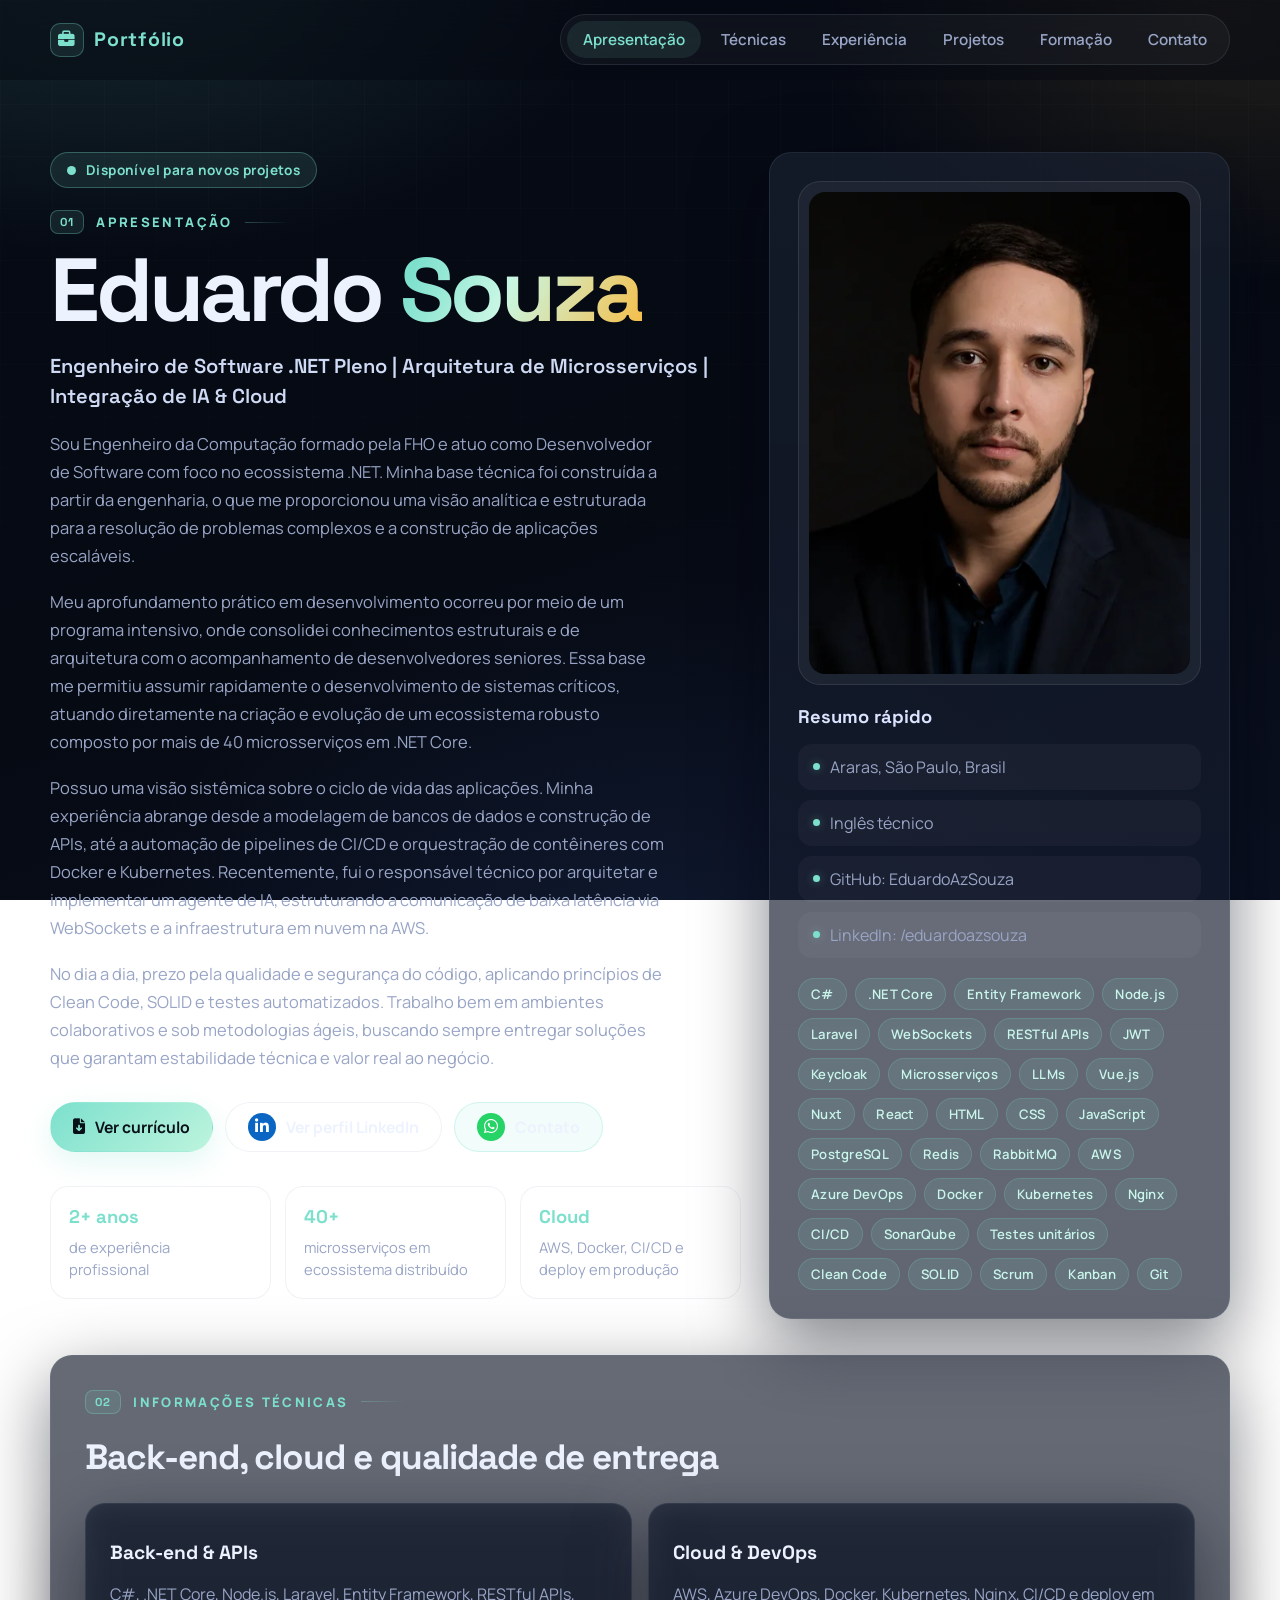
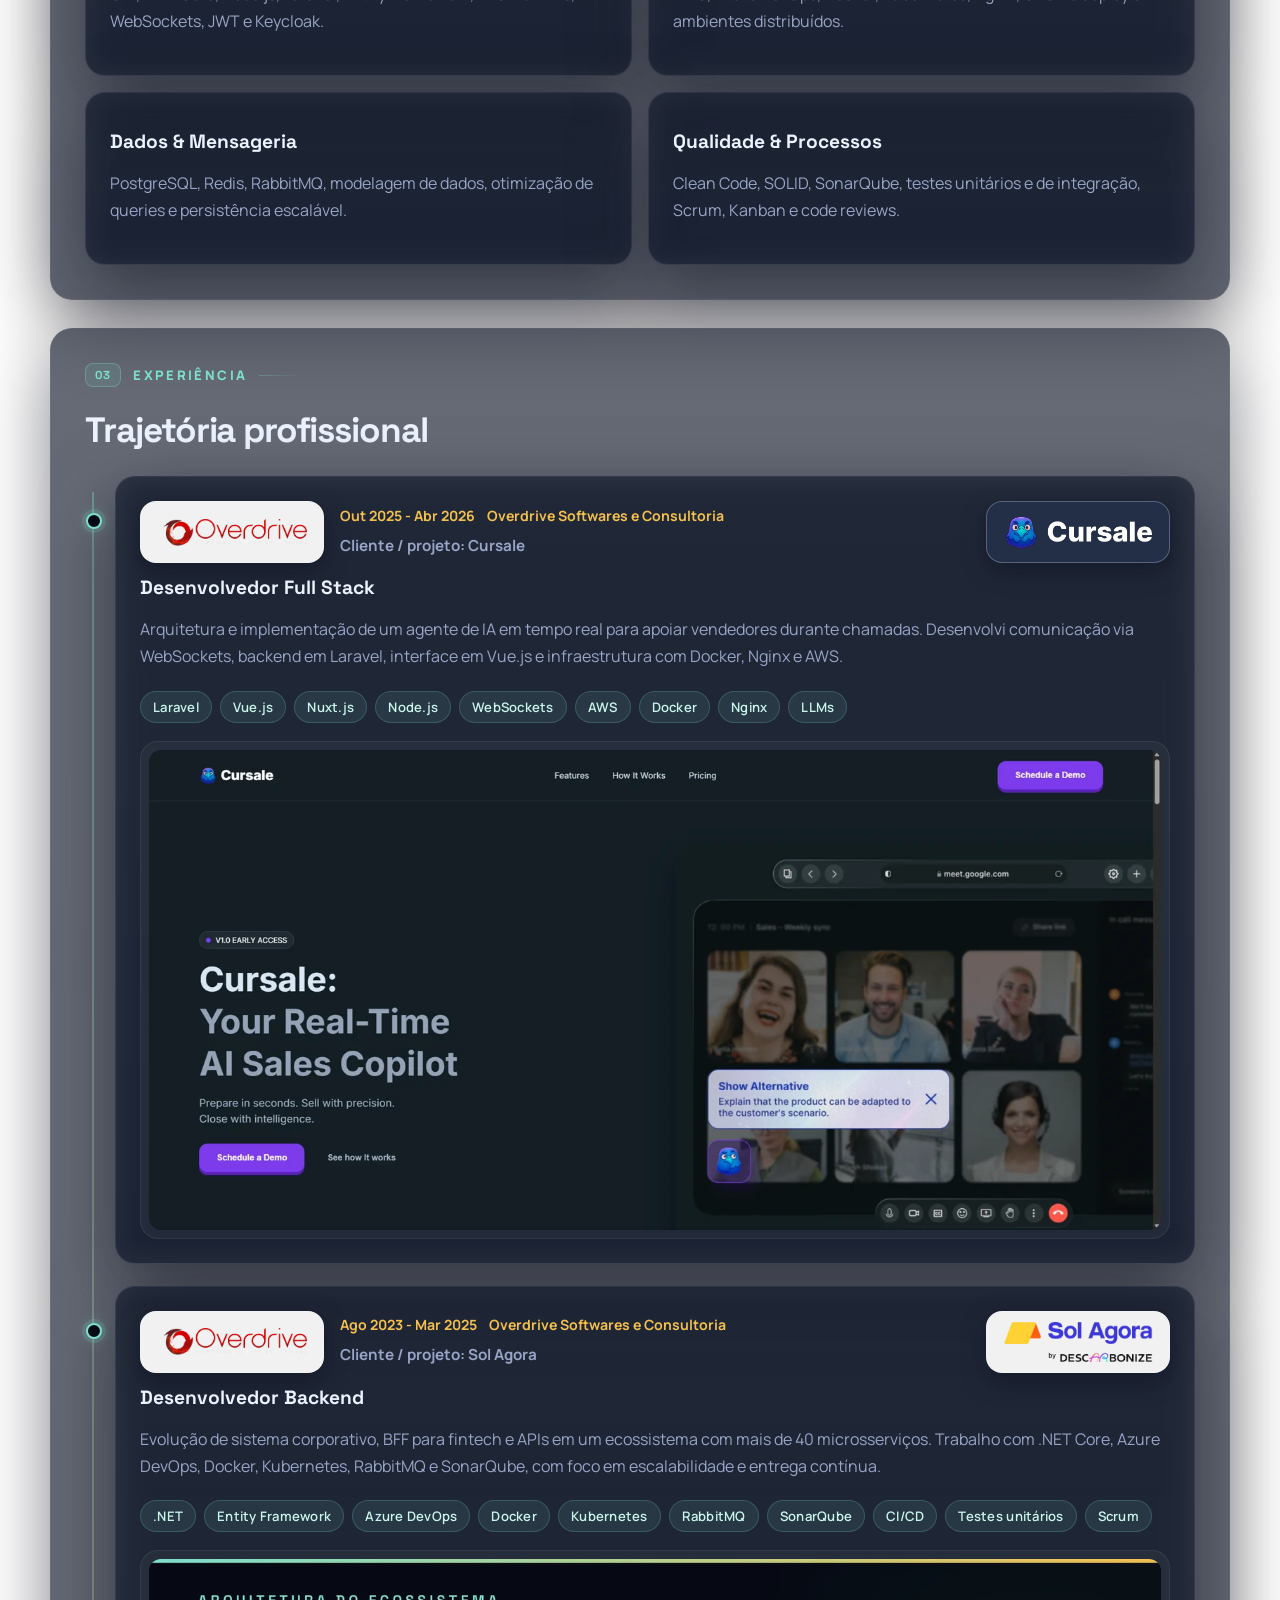
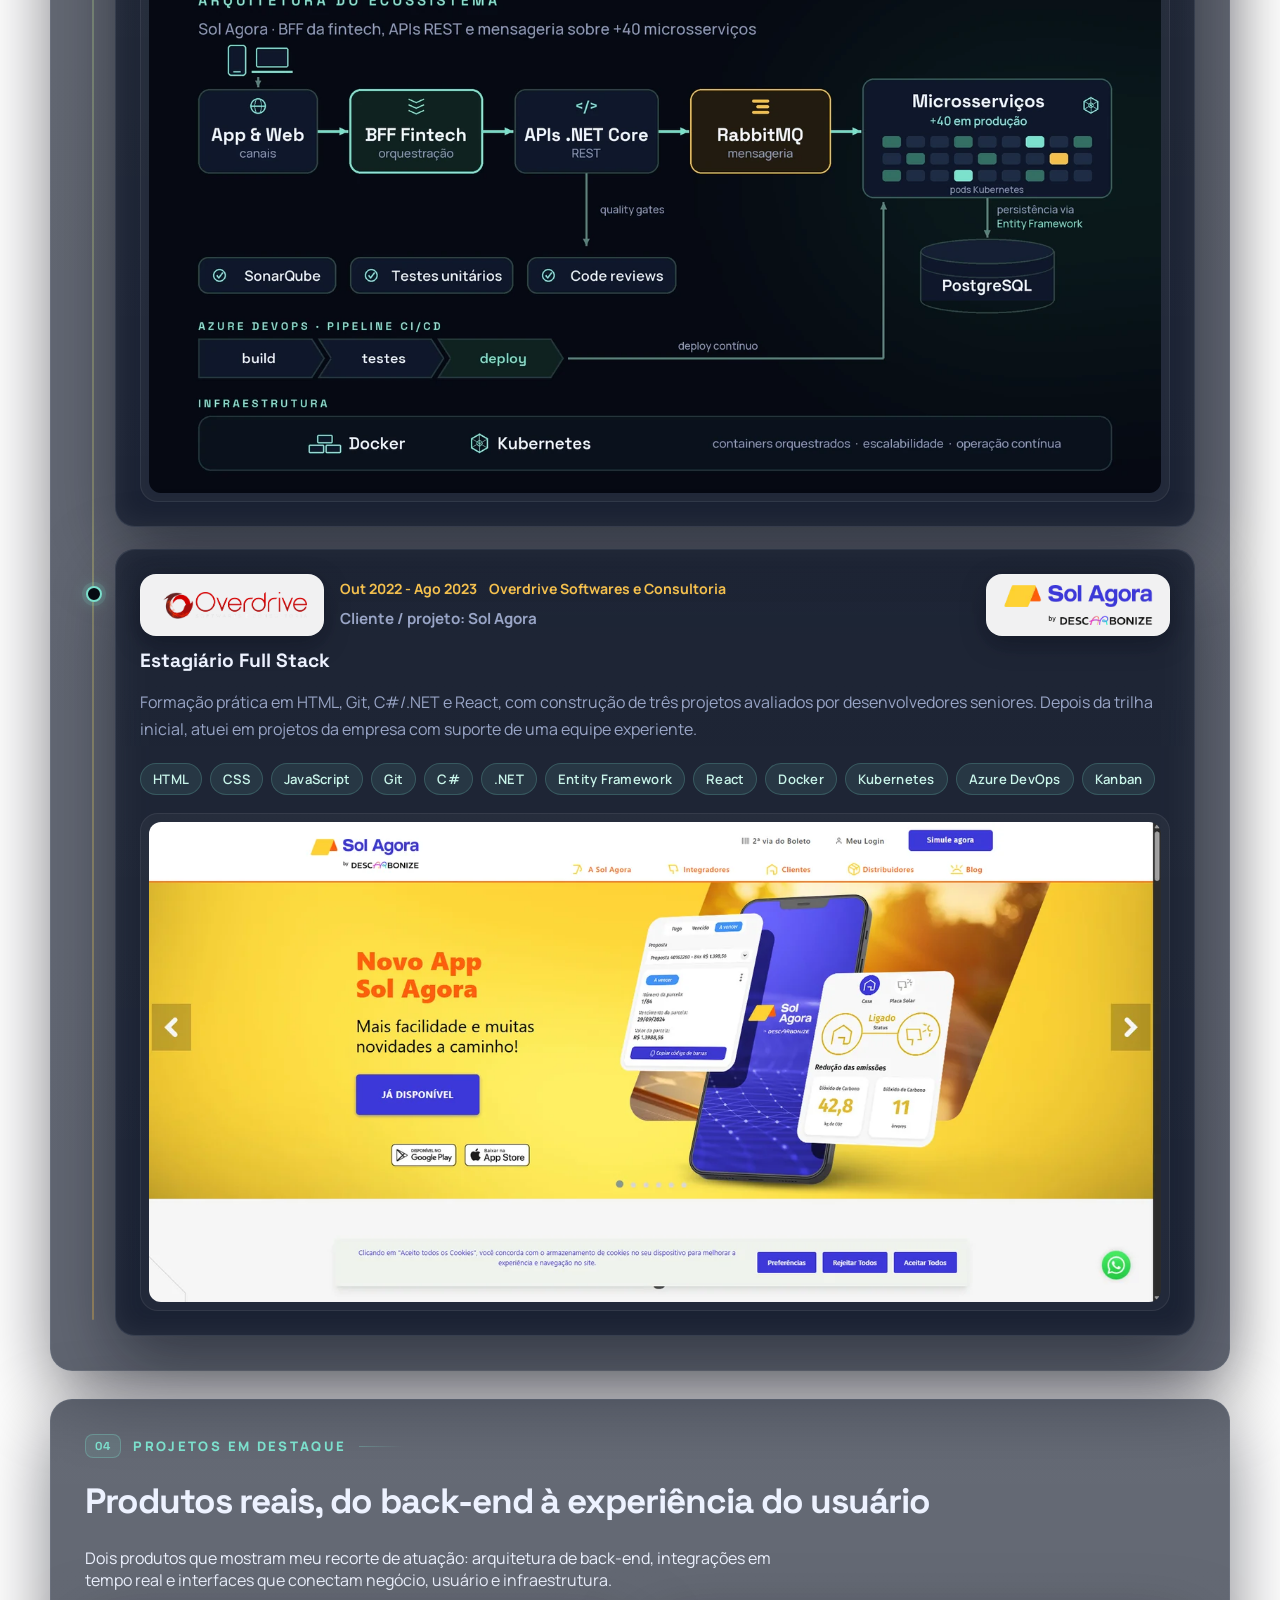
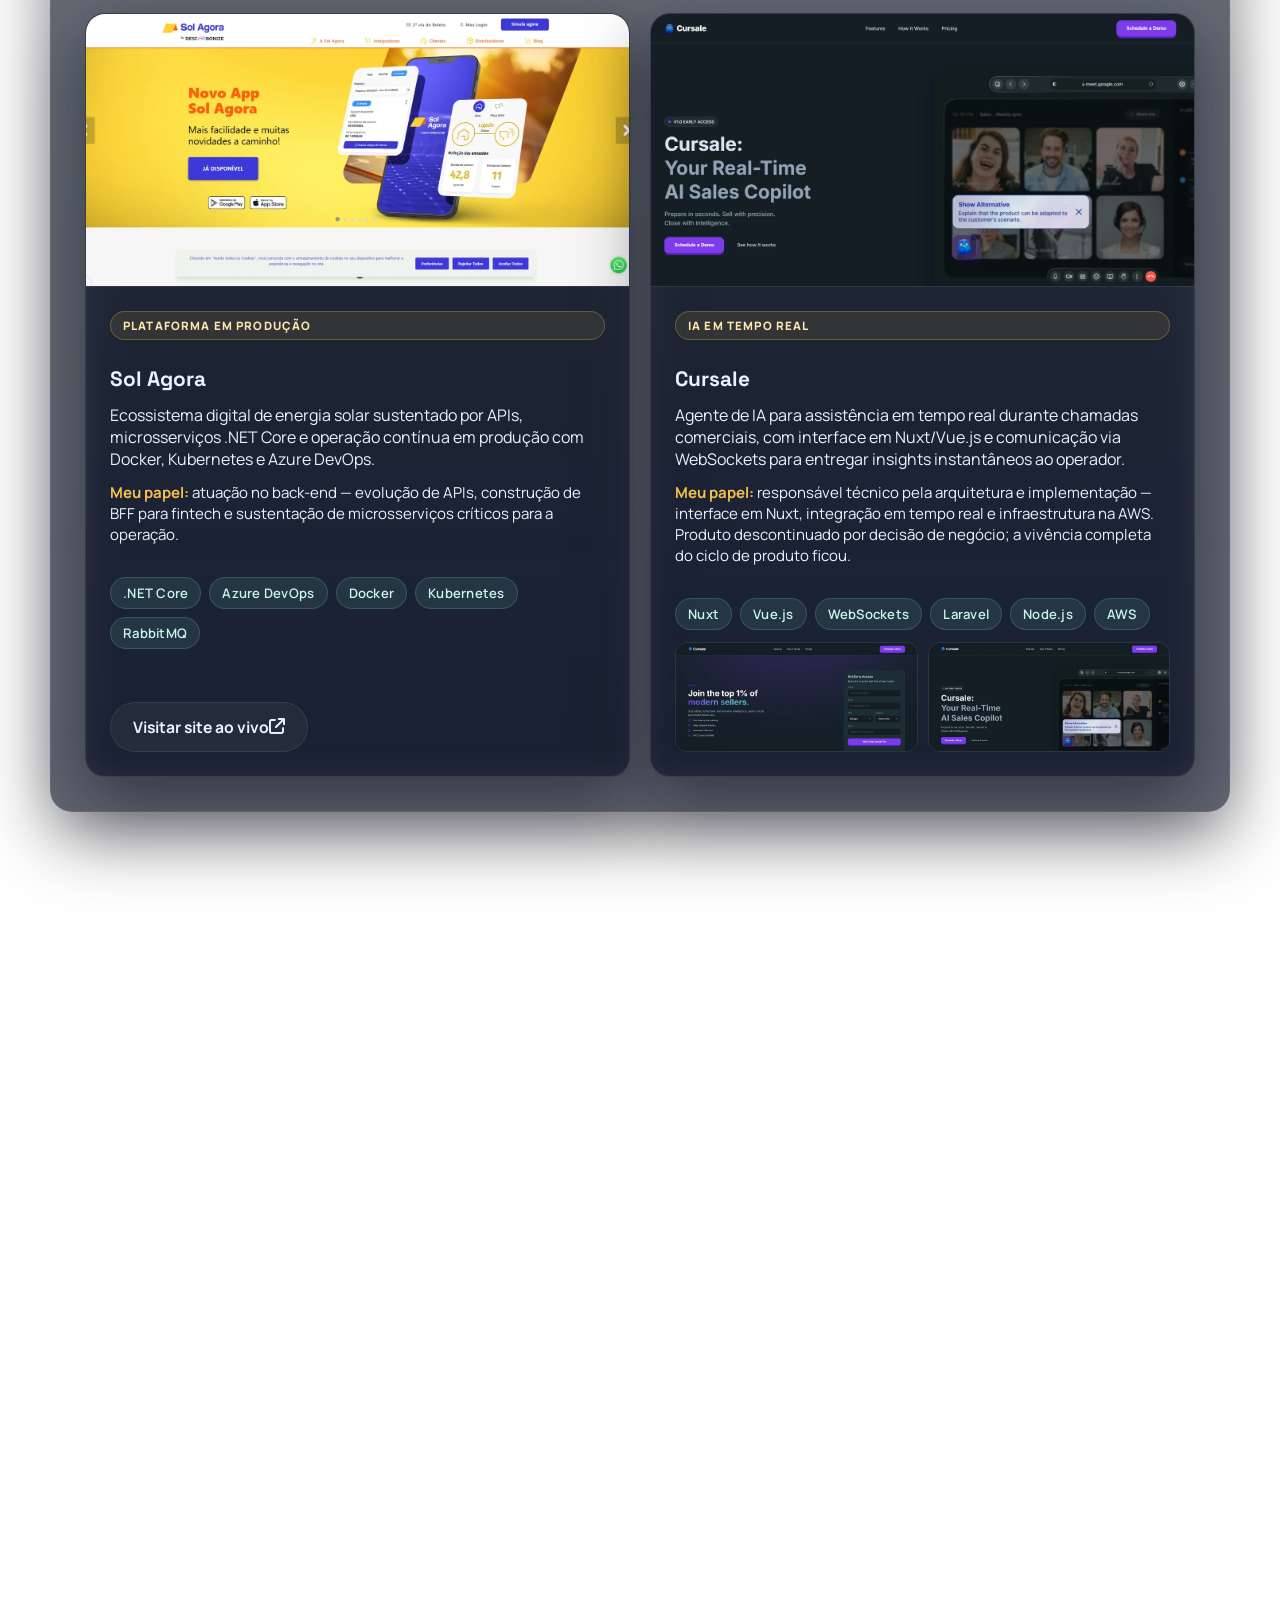
<file: index.html>
﻿<!DOCTYPE html>
<html lang="pt-BR">
<head>
  <meta charset="UTF-8" />
  <meta name="viewport" content="width=device-width, initial-scale=1.0" />
  <meta name="description" content="Portfólio profissional de Eduardo Souza, Engenheiro de Software focado em .NET, AWS, microserviços e produtos em tempo real." />
  <title>Eduardo Souza | Engenheiro de Software .NET</title>
  <meta name="theme-color" content="#060a13" />
  <link rel="canonical" href="https://eduardoazsouza.github.io/Portifolio/" />
  <meta property="og:type" content="website" />
  <meta property="og:locale" content="pt_BR" />
  <meta property="og:url" content="https://eduardoazsouza.github.io/Portifolio/" />
  <meta property="og:title" content="Eduardo Souza | Engenheiro de Software .NET" />
  <meta property="og:description" content="Engenheiro de Software .NET Pleno — arquitetura de microsserviços, integração de IA em tempo real e cloud (AWS, Docker, Kubernetes)." />
  <meta property="og:image" content="https://eduardoazsouza.github.io/Portifolio/images/og-image.jpg" />
  <meta property="og:image:width" content="1200" />
  <meta property="og:image:height" content="630" />
  <meta name="twitter:card" content="summary_large_image" />
  <meta name="twitter:title" content="Eduardo Souza | Engenheiro de Software .NET" />
  <meta name="twitter:description" content="Engenheiro de Software .NET Pleno — microsserviços, IA em tempo real e cloud." />
  <meta name="twitter:image" content="https://eduardoazsouza.github.io/Portifolio/images/og-image.jpg" />
  <script type="application/ld+json">
  {
    "@context": "https://schema.org",
    "@type": "Person",
    "name": "Eduardo Azeni de Souza",
    "jobTitle": "Engenheiro de Software .NET",
    "description": "Engenheiro de Software focado em .NET, arquitetura de microsserviços, integração de IA e cloud.",
    "url": "https://eduardoazsouza.github.io/Portifolio/",
    "image": "https://eduardoazsouza.github.io/Portifolio/images/retrato.png",
    "email": "mailto:eduardosouza_araras@hotmail.com",
    "address": {
      "@type": "PostalAddress",
      "addressLocality": "Araras",
      "addressRegion": "SP",
      "addressCountry": "BR"
    },
    "alumniOf": {
      "@type": "CollegeOrUniversity",
      "name": "FHO - Fundação Hermínio Ometto"
    },
    "knowsAbout": ["C#", ".NET", "Microsserviços", "AWS", "Docker", "Kubernetes", "Azure DevOps", "Vue.js", "Laravel", "RabbitMQ", "PostgreSQL"],
    "sameAs": [
      "https://github.com/EduardoAzSouza",
      "https://www.linkedin.com/in/eduardoazsouza/"
    ]
  }
  </script>
  <link rel="icon" href="data:image/svg+xml,%3Csvg xmlns='http://www.w3.org/2000/svg' viewBox='0 0 64 64'%3E%3Crect width='64' height='64' rx='14' fill='%230b1222'/%3E%3Ctext x='32' y='41' font-family='Arial, sans-serif' font-size='26' font-weight='bold' fill='%237ce0cd' text-anchor='middle'%3EES%3C/text%3E%3C/svg%3E" />
  <link rel="preconnect" href="https://fonts.googleapis.com" />
  <link rel="preconnect" href="https://fonts.gstatic.com" crossorigin />
  <link href="https://fonts.googleapis.com/css2?family=Manrope:wght@400;600;700;800&family=Space+Grotesk:wght@600;700&display=swap" rel="stylesheet" />
  <link rel="stylesheet" href="https://cdnjs.cloudflare.com/ajax/libs/font-awesome/6.5.2/css/all.min.css" crossorigin="anonymous" referrerpolicy="no-referrer" />
  <link rel="stylesheet" href="styles.css" />
  <script defer src="script.js"></script>
</head>
<body>
  <a class="skip-link" href="#conteudo">Pular para o conteúdo</a>
  <div class="scroll-progress" aria-hidden="true"></div>
  <div class="page-shell" id="top">
    <header class="topbar">
      <div class="topbar-inner">
        <div class="brand" aria-label="Portfólio">
          <i class="fa-solid fa-briefcase brand-icon" aria-hidden="true"></i>
          Portfólio
        </div>
        <button class="menu-toggle" type="button" aria-label="Abrir menu" aria-expanded="false" aria-controls="main-nav">
          <i class="fa-solid fa-bars" aria-hidden="true"></i>
        </button>
        <nav class="nav" id="main-nav" aria-label="Navegação principal">
          <a href="#apresentacao">Apresentação</a>
          <a href="#informacoes-tecnicas">Técnicas</a>
          <a href="#experiencia">Experiência</a>
          <a href="#projetos">Projetos</a>
          <a href="#formacao">Formação</a>
          <a href="#contato">Contato</a>
        </nav>
      </div>
    </header>

    <main id="conteudo">
      <section class="hero reveal" id="apresentacao">
        <div class="hero-copy">
          <span class="hero-badge"><span class="pulse-dot" aria-hidden="true"></span>Disponível para novos projetos</span>
          <p class="eyebrow"><span class="eyebrow-num">01</span>Apresentação</p>
          <h1>Eduardo <span class="gradient-text">Souza</span></h1>
          <h2>Engenheiro de Software .NET Pleno | Arquitetura de Microsserviços | Integração de IA & Cloud</h2>
          <p class="hero-text">
            Sou Engenheiro da Computação formado pela FHO e atuo como Desenvolvedor de Software com foco no ecossistema .NET. Minha base técnica foi construída a partir da engenharia, 
            o que me proporcionou uma visão analítica e estruturada para a resolução de problemas complexos e a construção de aplicações escaláveis.
          </p>
          <p class="hero-text">
            Meu aprofundamento prático em desenvolvimento ocorreu por meio de um programa intensivo, onde consolidei conhecimentos estruturais e de arquitetura com o acompanhamento de 
            desenvolvedores seniores. Essa base me permitiu assumir rapidamente o desenvolvimento de sistemas críticos, atuando diretamente na criação e evolução de um ecossistema robusto composto por mais de 40 microsserviços em .NET Core.
          </p>
          <p class="hero-text">
            Possuo uma visão sistêmica sobre o ciclo de vida das aplicações. Minha experiência abrange desde a modelagem de bancos de dados e construção de APIs, até a automação de pipelines de CI/CD e 
            orquestração de contêineres com Docker e Kubernetes. Recentemente, fui o responsável técnico por arquitetar e implementar um agente de IA, estruturando a comunicação de baixa latência via WebSockets e a infraestrutura em nuvem na AWS.
          </p>
          <p class="hero-text">
            No dia a dia, prezo pela qualidade e segurança do código, aplicando princípios de Clean Code, SOLID e testes automatizados. Trabalho bem em ambientes colaborativos e sob metodologias ágeis, 
            buscando sempre entregar soluções que garantam estabilidade técnica e valor real ao negócio.
          </p>

          <div class="hero-actions">
            <a class="button primary" href="docs/Curriculo%20-%20Eduardo%20Azeni%20de%20Souza.pdf" target="_blank" rel="noreferrer">
              <i class="fa-solid fa-file-arrow-down btn-icon" aria-hidden="true"></i>
              Ver currículo
            </a>
            <a class="button secondary linkedin" href="https://www.linkedin.com/in/eduardoazsouza/" target="_blank" rel="noreferrer">
              <i class="fa-brands fa-linkedin-in brand-icon" aria-hidden="true"></i>
              Ver perfil LinkedIn
            </a>
            <a class="button ghost whatsapp" href="https://wa.me/5519984397865?text=Ol%C3%A1%2C%20vi%20seu%20portf%C3%B3lio%20e%20achei%20seu%20perfil%20bem%20interessante.%20Que%20tal%20conversarmos%3F" target="_blank" rel="noreferrer">
              <i class="fa-brands fa-whatsapp brand-icon" aria-hidden="true"></i>
              Contato
            </a>
          </div>

          <div class="hero-stats">
            <div class="stat">
              <strong>2+ anos</strong>
              <span>de experiência profissional</span>
            </div>
            <div class="stat">
              <strong>40+</strong>
              <span>microsserviços em ecossistema distribuído</span>
            </div>
            <div class="stat">
              <strong>Cloud</strong>
              <span>AWS, Docker, CI/CD e deploy em produção</span>
            </div>
          </div>
        </div>

        <aside class="hero-card">
          <div class="portrait-frame">
            <img src="images/retrato.webp" alt="Retrato de Eduardo Souza" width="800" height="600" fetchpriority="high" />
          </div>
          <p class="card-kicker">Resumo rápido</p>
          <ul class="profile-list">
            <li>Araras, São Paulo, Brasil</li>
            <li>Inglês técnico</li>
            <li>GitHub: EduardoAzSouza</li>
            <li>LinkedIn: /eduardoazsouza</li>
          </ul>
          <div class="badge-grid">
            <span>C#</span>
            <span>.NET Core</span>
            <span>Entity Framework</span>
            <span>Node.js</span>
            <span>Laravel</span>
            <span>WebSockets</span>
            <span>RESTful APIs</span>
            <span>JWT</span>
            <span>Keycloak</span>
            <span>Microsserviços</span>
            <span>LLMs</span>
            <span>Vue.js</span>
            <span>Nuxt</span>
            <span>React</span>
            <span>HTML</span>
            <span>CSS</span>
            <span>JavaScript</span>
            <span>PostgreSQL</span>
            <span>Redis</span>
            <span>RabbitMQ</span>
            <span>AWS</span>
            <span>Azure DevOps</span>
            <span>Docker</span>
            <span>Kubernetes</span>
            <span>Nginx</span>
            <span>CI/CD</span>
            <span>SonarQube</span>
            <span>Testes unitários</span>
            <span>Clean Code</span>
            <span>SOLID</span>
            <span>Scrum</span>
            <span>Kanban</span>
            <span>Git</span>
          </div>
        </aside>
      </section>

      <section id="informacoes-tecnicas" class="section reveal">
        <div class="section-heading">
          <p class="eyebrow"><span class="eyebrow-num">02</span>Informações Técnicas</p>
          <h3>Back-end, cloud e qualidade de entrega</h3>
        </div>

        <div class="skills-grid">
          <article class="skill-card">
            <h4>Back-end & APIs</h4>
            <p>C#, .NET Core, Node.js, Laravel, Entity Framework, RESTful APIs, WebSockets, JWT e Keycloak.</p>
          </article>
          <article class="skill-card">
            <h4>Cloud & DevOps</h4>
            <p>AWS, Azure DevOps, Docker, Kubernetes, Nginx, CI/CD e deploy em ambientes distribuídos.</p>
          </article>
          <article class="skill-card">
            <h4>Dados & Mensageria</h4>
            <p>PostgreSQL, Redis, RabbitMQ, modelagem de dados, otimização de queries e persistência escalável.</p>
          </article>
          <article class="skill-card">
            <h4>Qualidade & Processos</h4>
            <p>Clean Code, SOLID, SonarQube, testes unitários e de integração, Scrum, Kanban e code reviews.</p>
          </article>
        </div>
      </section>

      <section id="experiencia" class="section reveal">
        <div class="section-heading">
          <p class="eyebrow"><span class="eyebrow-num">03</span>Experiência</p>
          <h3>Trajetória profissional</h3>
        </div>

        <div class="timeline">
          <article class="timeline-item">
            <div class="timeline-top">
              <div class="company-mark">
                <img src="images/logo-overdrive.webp" alt="Logo da Overdrive Softwares e Consultoria" width="810" height="145" loading="lazy" />
              </div>
              <div class="timeline-branding">
                <div class="timeline-meta">
                  <span>Out 2025 - Abr 2026</span>
                  <span>Overdrive Softwares e Consultoria</span>
                </div>
                <p class="timeline-project">Cliente / projeto: Cursale</p>
              </div>
              <div class="project-mark project-mark--dark">
                <img src="images/logo-cursale.webp" alt="Logo da Cursale" width="564" height="144" loading="lazy" />
              </div>
            </div>
            <h4>Desenvolvedor Full Stack</h4>
            <p>
              Arquitetura e implementação de um agente de IA em tempo real para apoiar vendedores durante chamadas.
              Desenvolvi comunicação via WebSockets, backend em Laravel, interface em Vue.js e infraestrutura com Docker, Nginx e AWS.
            </p>
            <div class="badge-grid">
              <span>Laravel</span>
              <span>Vue.js</span>
              <span>Nuxt.js</span>
              <span>Node.js</span>
              <span>WebSockets</span>
              <span>AWS</span>
              <span>Docker</span>
              <span>Nginx</span>
              <span>LLMs</span>
            </div>
            <div class="timeline-visual">
              <img src="images/cursale-front.webp" alt="Screenshot da interface front-end da Cursale" width="1440" height="683" loading="lazy" />
            </div>
          </article>

          <article class="timeline-item">
            <div class="timeline-top">
              <div class="company-mark">
                <img src="images/logo-overdrive.webp" alt="Logo da Overdrive Softwares e Consultoria" width="810" height="145" loading="lazy" />
              </div>
              <div class="timeline-branding">
                <div class="timeline-meta">
                  <span>Ago 2023 - Mar 2025</span>
                  <span>Overdrive Softwares e Consultoria</span>
                </div>
                <p class="timeline-project">Cliente / projeto: Sol Agora</p>
              </div>
              <div class="project-mark">
                <img src="images/logo-sol-agora.webp" alt="Logo da Sol Agora" width="208" height="56" loading="lazy" />
              </div>
            </div>
            <h4>Desenvolvedor Backend</h4>
            <p>
              Evolução de sistema corporativo, BFF para fintech e APIs em um ecossistema com mais de 40 microsserviços.
              Trabalho com .NET Core, Azure DevOps, Docker, Kubernetes, RabbitMQ e SonarQube, com foco em escalabilidade e entrega contínua.
            </p>
            <div class="badge-grid">
              <span>.NET</span>
              <span>Entity Framework</span>
              <span>Azure DevOps</span>
              <span>Docker</span>
              <span>Kubernetes</span>
              <span>RabbitMQ</span>
              <span>SonarQube</span>
              <span>CI/CD</span>
              <span>Testes unitários</span>
              <span>Scrum</span>
            </div>
            <div class="timeline-visual">
              <img src="images/sol-agora-backend-diagram.webp" alt="Diagrama da arquitetura de back-end da Sol Agora: fluxo do app e web para o BFF da fintech, APIs .NET Core REST, mensageria com RabbitMQ, mais de 40 microsserviços em pods Kubernetes e PostgreSQL via Entity Framework, com quality gates (SonarQube, testes unitários e code reviews), pipeline CI/CD do Azure DevOps com build, testes e deploy contínuo, e camada de infraestrutura em Docker e Kubernetes" width="1440" height="760" loading="lazy" />
            </div>
          </article>

          <article class="timeline-item">
            <div class="timeline-top">
              <div class="company-mark">
                <img src="images/logo-overdrive.webp" alt="Logo da Overdrive Softwares e Consultoria" width="810" height="145" loading="lazy" />
              </div>
              <div class="timeline-branding">
                <div class="timeline-meta">
                  <span>Out 2022 - Ago 2023</span>
                  <span>Overdrive Softwares e Consultoria</span>
                </div>
                <p class="timeline-project">Cliente / projeto: Sol Agora</p>
              </div>
              <div class="project-mark">
                <img src="images/logo-sol-agora.webp" alt="Logo da Sol Agora" width="208" height="56" loading="lazy" />
              </div>
            </div>
            <h4>Estagiário Full Stack</h4>
            <p>
              Formação prática em HTML, Git, C#/.NET e React, com construção de três projetos avaliados por desenvolvedores seniores.
              Depois da trilha inicial, atuei em projetos da empresa com suporte de uma equipe experiente.
            </p>
            <div class="badge-grid">
              <span>HTML</span>
              <span>CSS</span>
              <span>JavaScript</span>
              <span>Git</span>
              <span>C#</span>
              <span>.NET</span>
              <span>Entity Framework</span>
              <span>React</span>
              <span>Docker</span>
              <span>Kubernetes</span>
              <span>Azure DevOps</span>
              <span>Kanban</span>
            </div>
            <div class="timeline-visual">
              <img src="images/sol-agora-front.webp" alt="Screenshot da interface front-end da Sol Agora" width="1440" height="683" loading="lazy" />
            </div>
          </article>
        </div>
      </section>

      <section id="projetos" class="section reveal">
        <div class="section-heading">
          <p class="eyebrow"><span class="eyebrow-num">04</span>Projetos em destaque</p>
          <h3>Produtos reais, do back-end à experiência do usuário</h3>
        </div>

        <p class="section-intro">
          Dois produtos que mostram meu recorte de atuação: arquitetura de back-end, integrações em tempo real
          e interfaces que conectam negócio, usuário e infraestrutura.
        </p>

        <div class="projects-grid">
          <article class="project-card">
            <div class="project-media">
              <img src="images/sol-agora-front.webp" alt="Screenshot da interface front-end da Sol Agora" width="1440" height="683" loading="lazy" />
            </div>
            <div class="project-body">
              <span class="case-tag">Plataforma em produção</span>
              <h4>Sol Agora</h4>
              <p>
                Ecossistema digital de energia solar sustentado por APIs, microsserviços .NET Core e operação
                contínua em produção com Docker, Kubernetes e Azure DevOps.
              </p>
              <p class="project-role">
                <strong>Meu papel:</strong> atuação no back-end — evolução de APIs, construção de BFF para fintech
                e sustentação de microsserviços críticos para a operação.
              </p>
              <div class="badge-grid">
                <span>.NET Core</span>
                <span>Azure DevOps</span>
                <span>Docker</span>
                <span>Kubernetes</span>
                <span>RabbitMQ</span>
              </div>
              <a class="button secondary project-link" href="https://solagora.com.br/" target="_blank" rel="noopener">
                Visitar site ao vivo
                <i class="fa-solid fa-arrow-up-right-from-square" aria-hidden="true"></i>
              </a>
            </div>
          </article>

          <article class="project-card">
            <div class="project-media">
              <img src="images/cursale-front.webp" alt="Screenshot da interface front-end da Cursale" width="1440" height="683" loading="lazy" />
            </div>
            <div class="project-body">
              <span class="case-tag">IA em tempo real</span>
              <h4>Cursale</h4>
              <p>
                Agente de IA para assistência em tempo real durante chamadas comerciais, com interface em Nuxt/Vue.js
                e comunicação via WebSockets para entregar insights instantâneos ao operador.
              </p>
              <p class="project-role">
                <strong>Meu papel:</strong> responsável técnico pela arquitetura e implementação — interface em Nuxt,
                integração em tempo real e infraestrutura na AWS. Produto descontinuado por decisão de negócio;
                a vivência completa do ciclo de produto ficou.
              </p>
              <div class="badge-grid">
                <span>Nuxt</span>
                <span>Vue.js</span>
                <span>WebSockets</span>
                <span>Laravel</span>
                <span>Node.js</span>
                <span>AWS</span>
              </div>
              <div class="project-gallery">
                <a class="gallery-item" href="images/cursale-capture-page.webp" target="_blank" rel="noopener" aria-label="Ampliar screenshot da tela de captura da Cursale">
                  <img src="images/cursale-capture-page.webp" alt="Tela de captura da Cursale" width="1440" height="683" loading="lazy" />
                </a>
                <a class="gallery-item tall" href="images/cursale-full-screenshot.webp" target="_blank" rel="noopener" aria-label="Ampliar screenshot completo da página da Cursale">
                  <img src="images/cursale-full-screenshot.webp" alt="Visão completa da página da Cursale" width="800" height="3910" loading="lazy" />
                </a>
              </div>
            </div>
          </article>
        </div>
      </section>

      <!-- duplicate 'experiencia' section removed -->

      <section id="formacao" class="section reveal">
        <div class="section-heading">
          <p class="eyebrow"><span class="eyebrow-num">05</span>Formação</p>
          <h3>Base acadêmica, certificações e idiomas</h3>
        </div>

        <div class="education-grid">
          <article class="education-card">
            <h4>Engenharia da Computação</h4>
            <p>FHO - Fundação Hermínio Ometto</p>
            <span>2019 - 2024</span>
          </article>
          <article class="education-card">
            <h4>Certificações</h4>
            <p>Fortinet Certified Fundamentals in Cybersecurity</p>
            <p>Cisco Networking Academy - Introduction to Cybersecurity</p>
          </article>
          <article class="education-card">
            <h4>Idiomas</h4>
            <p>Inglês técnico</p>
          </article>
        </div>
      </section>
      <section id="contato" class="section contact-cta reveal">
        <p class="eyebrow eyebrow-center"><span class="eyebrow-num">06</span>Contato</p>
        <h3>Vamos construir algo juntos?</h3>
        <p class="contact-text">
          Estou aberto a novas oportunidades, projetos e parcerias. Escolha o canal que preferir —
          respondo rapidamente e será um prazer conversar.
        </p>
        <div class="hero-actions contact-actions">
          <a class="button primary" href="mailto:eduardosouza_araras@hotmail.com">
            <i class="fa-solid fa-envelope btn-icon" aria-hidden="true"></i>
            Enviar e-mail
          </a>
          <a class="button secondary whatsapp" href="https://wa.me/5519984397865?text=Ol%C3%A1%2C%20vi%20seu%20portf%C3%B3lio%20e%20achei%20seu%20perfil%20bem%20interessante.%20Que%20tal%20conversarmos%3F" target="_blank" rel="noreferrer">
            <i class="fa-brands fa-whatsapp brand-icon" aria-hidden="true"></i>
            WhatsApp
          </a>
          <a class="button ghost" href="https://github.com/EduardoAzSouza" target="_blank" rel="noreferrer">
            <i class="fa-brands fa-github btn-icon" aria-hidden="true"></i>
            GitHub
          </a>
        </div>
      </section>
    </main>

    <footer class="footer reveal">
      <div class="footer-bottom">
        <p class="footer-small">© <span id="year"></span> Eduardo Souza.</p>

          <div class="footer-actions" aria-label="Ações de contato">
          <a class="footer-button whatsapp" href="https://wa.me/5519984397865?text=Ol%C3%A1%2C%20vi%20seu%20portf%C3%B3lio%20e%20achei%20seu%20perfil%20bem%20interessante.%20Que%20tal%20conversarmos%3F" target="_blank" rel="noreferrer" aria-label="Abrir WhatsApp">
            <i class="fa-brands fa-whatsapp" aria-hidden="true"></i>
            <span class="sr-only">WhatsApp</span>
          </a>
          <a class="footer-button" href="https://github.com/EduardoAzSouza" target="_blank" rel="noreferrer" aria-label="Abrir GitHub">
            <i class="fa-brands fa-github" aria-hidden="true"></i>
            <span class="sr-only">GitHub</span>
          </a>
          <a class="footer-button linkedin" href="https://www.linkedin.com/in/eduardoazsouza/" target="_blank" rel="noreferrer" aria-label="Abrir LinkedIn">
            <i class="fa-brands fa-linkedin-in" aria-hidden="true"></i>
            <span class="sr-only">LinkedIn</span>
          </a>
          <a class="footer-button" href="mailto:eduardosouza_araras@hotmail.com" target="_blank" rel="noreferrer" aria-label="Enviar e-mail">
            <i class="fa-solid fa-envelope" aria-hidden="true"></i>
            <span class="sr-only">Email</span>
          </a>
          <a class="footer-button" href="#top" aria-label="Voltar ao topo">
            <i class="fa-solid fa-arrow-up" aria-hidden="true"></i>
            <span class="sr-only">Voltar ao topo</span>
          </a>
        </div>
      </div>
    </footer>
  </div>
</body>
</html>
</file>
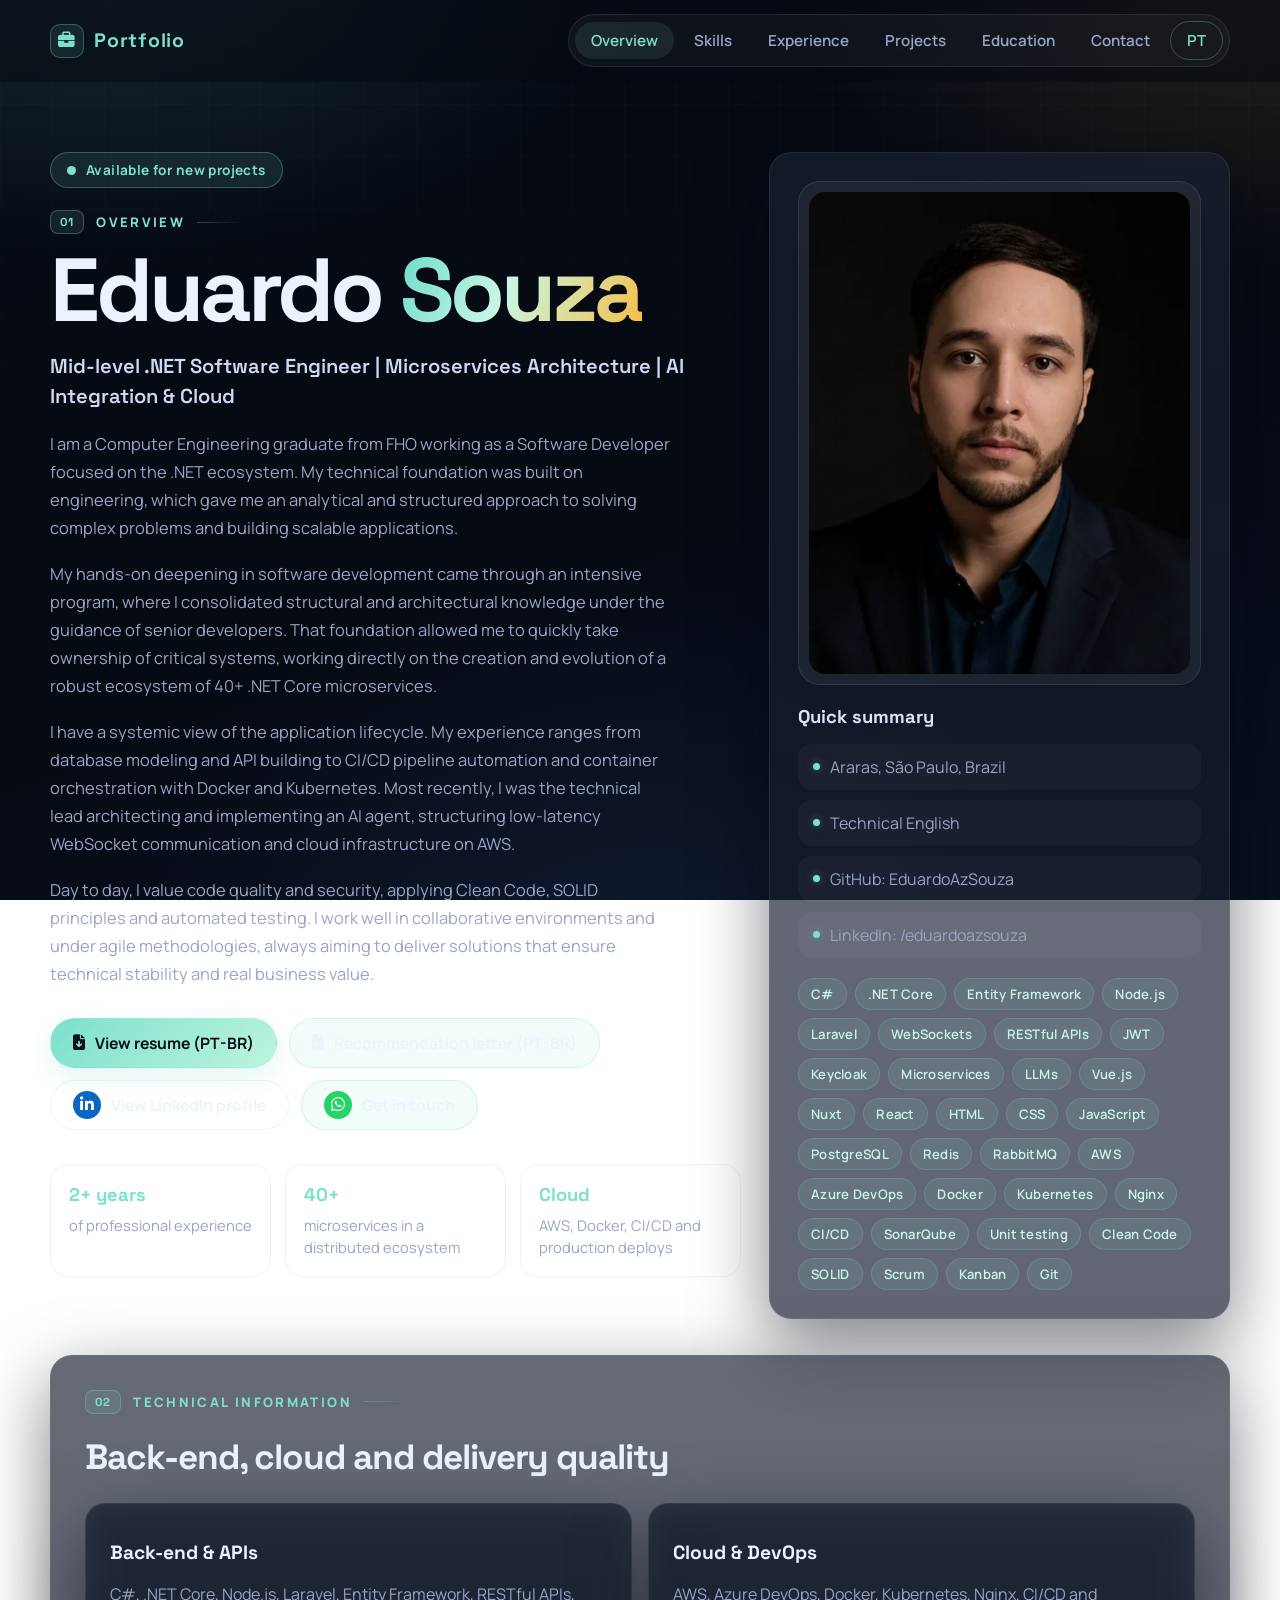
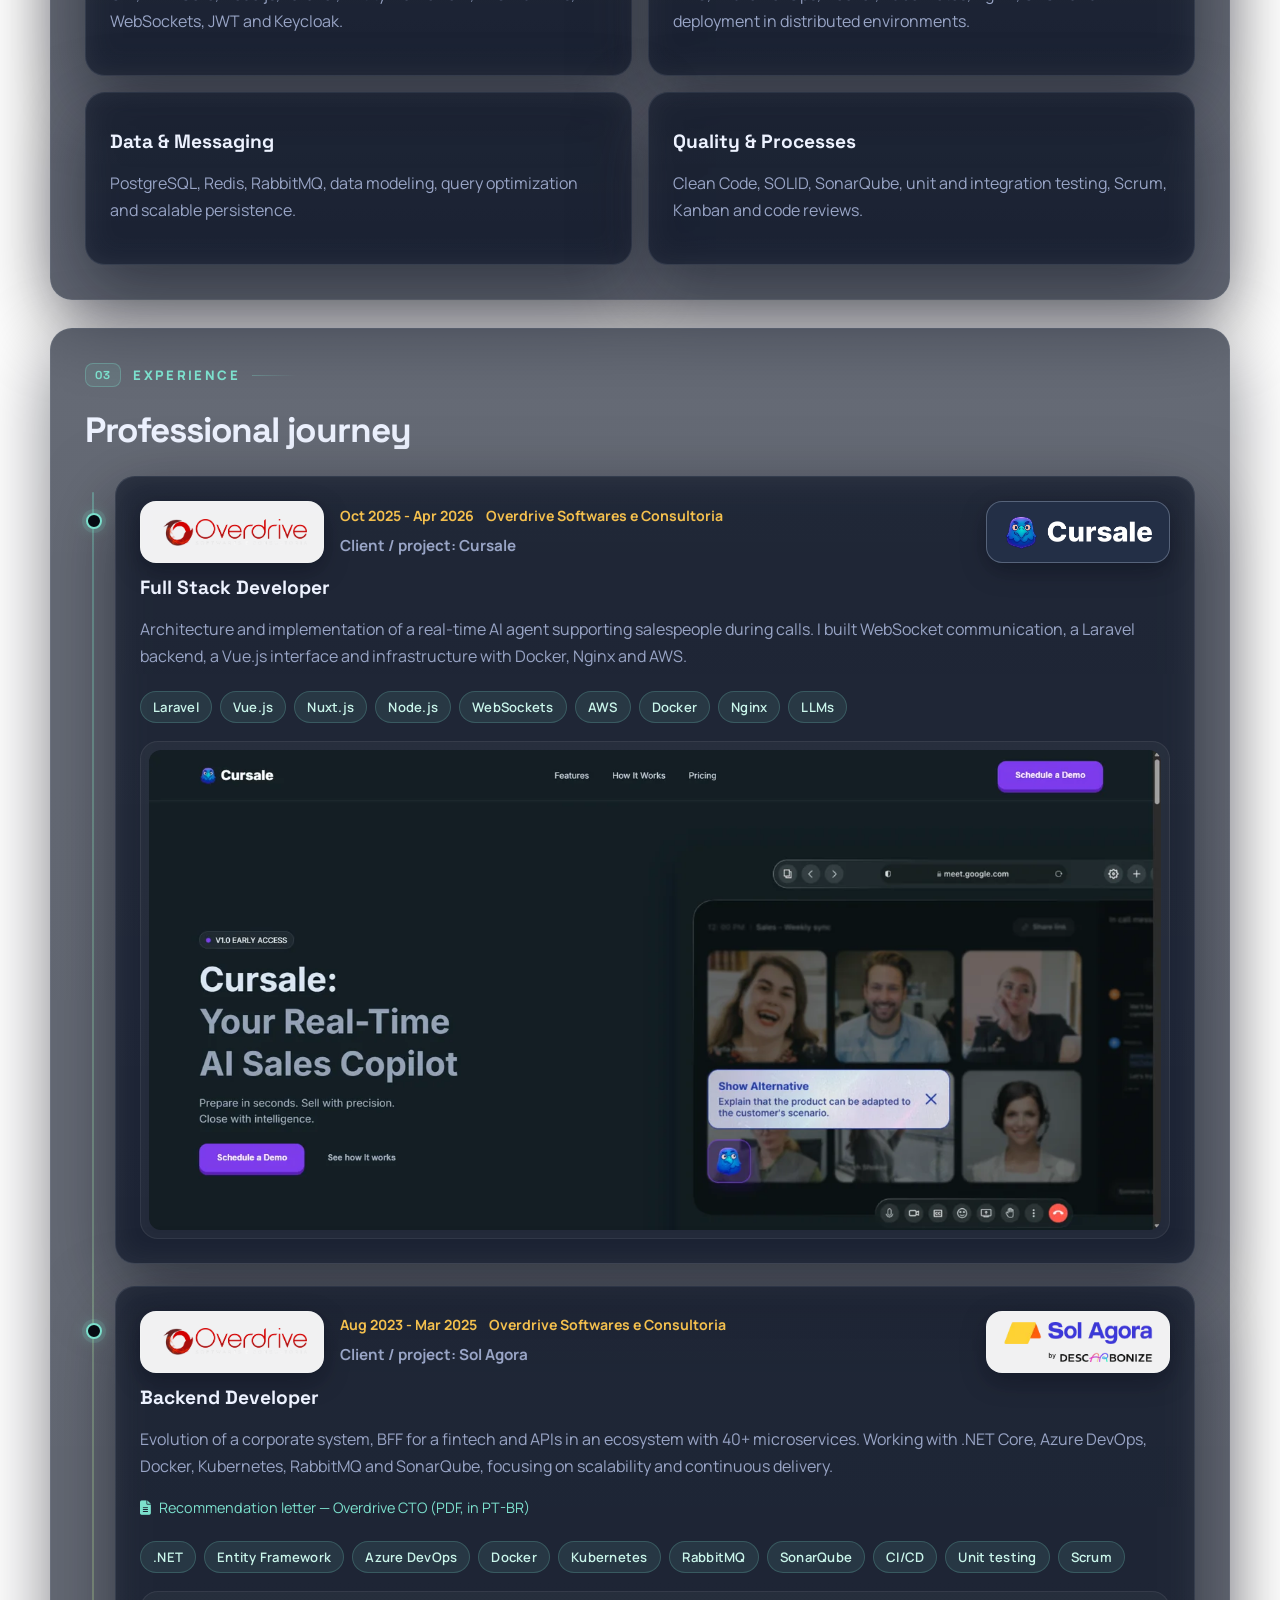
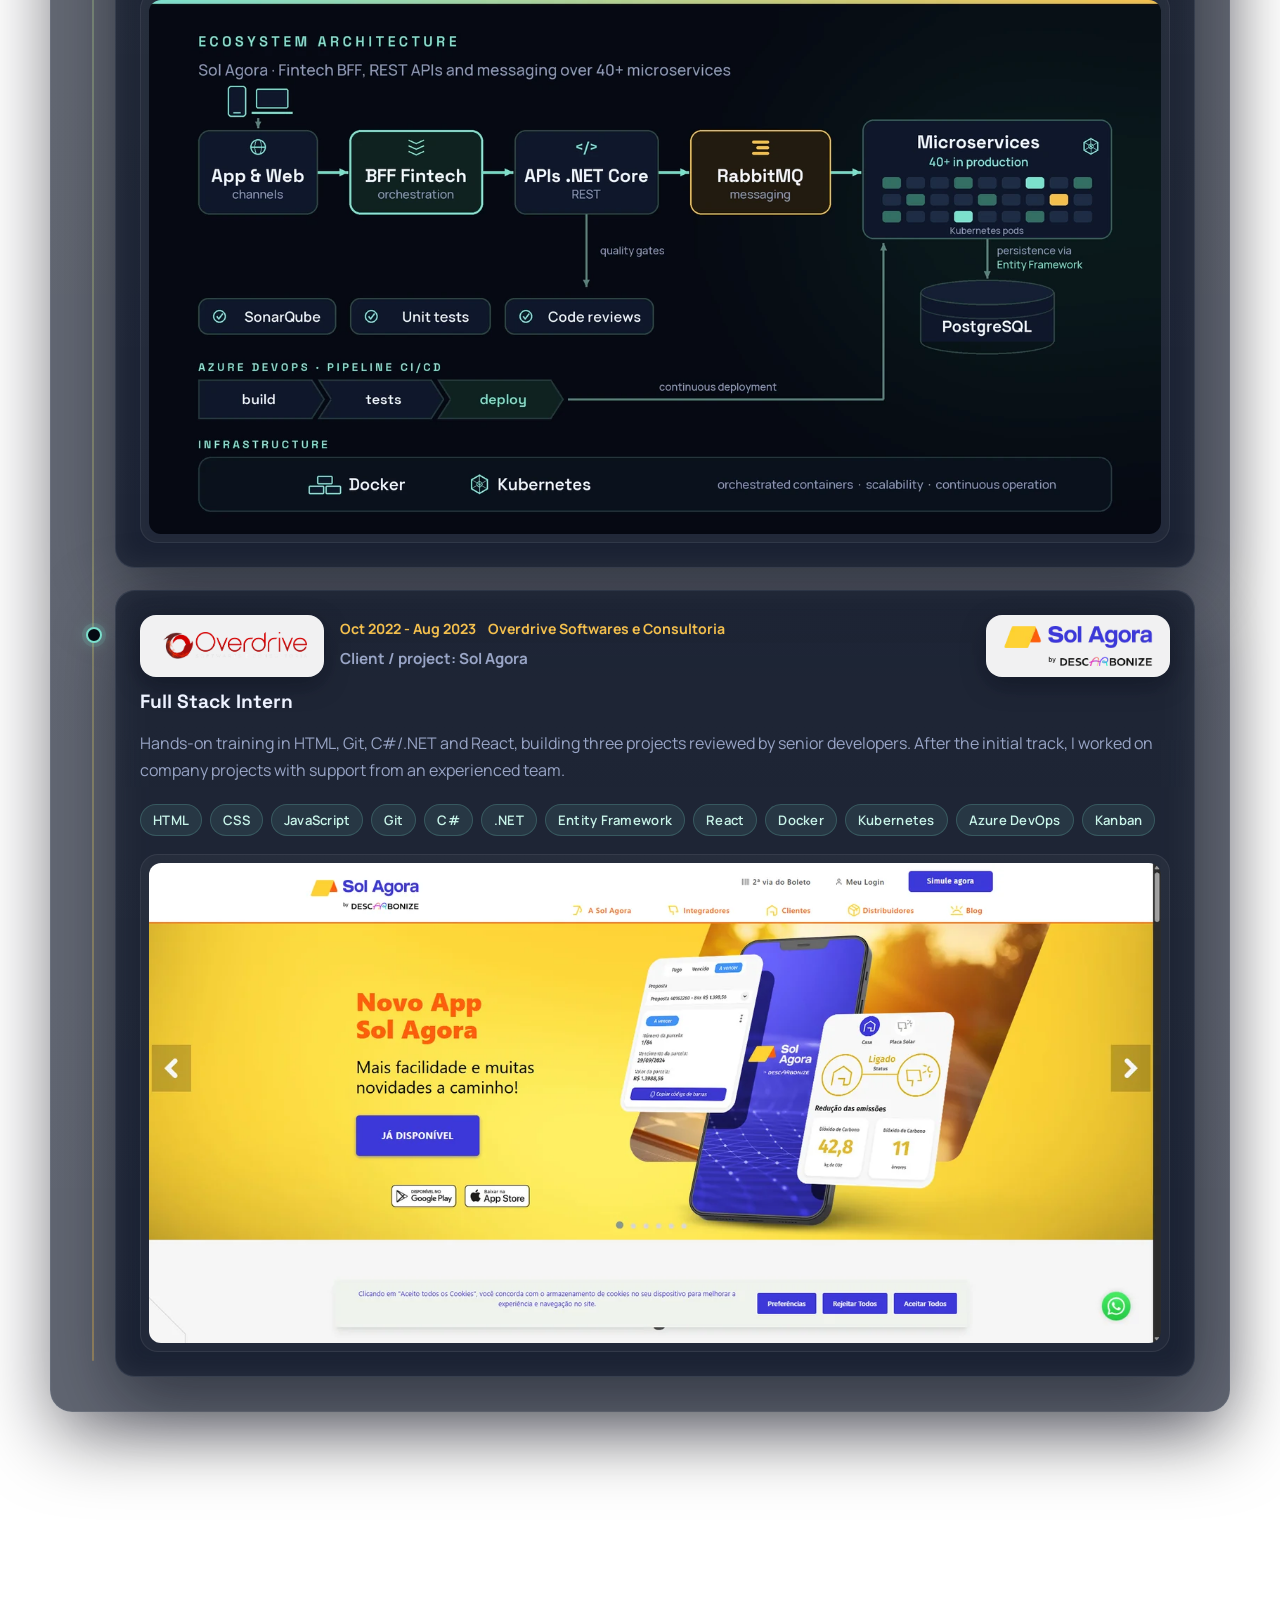
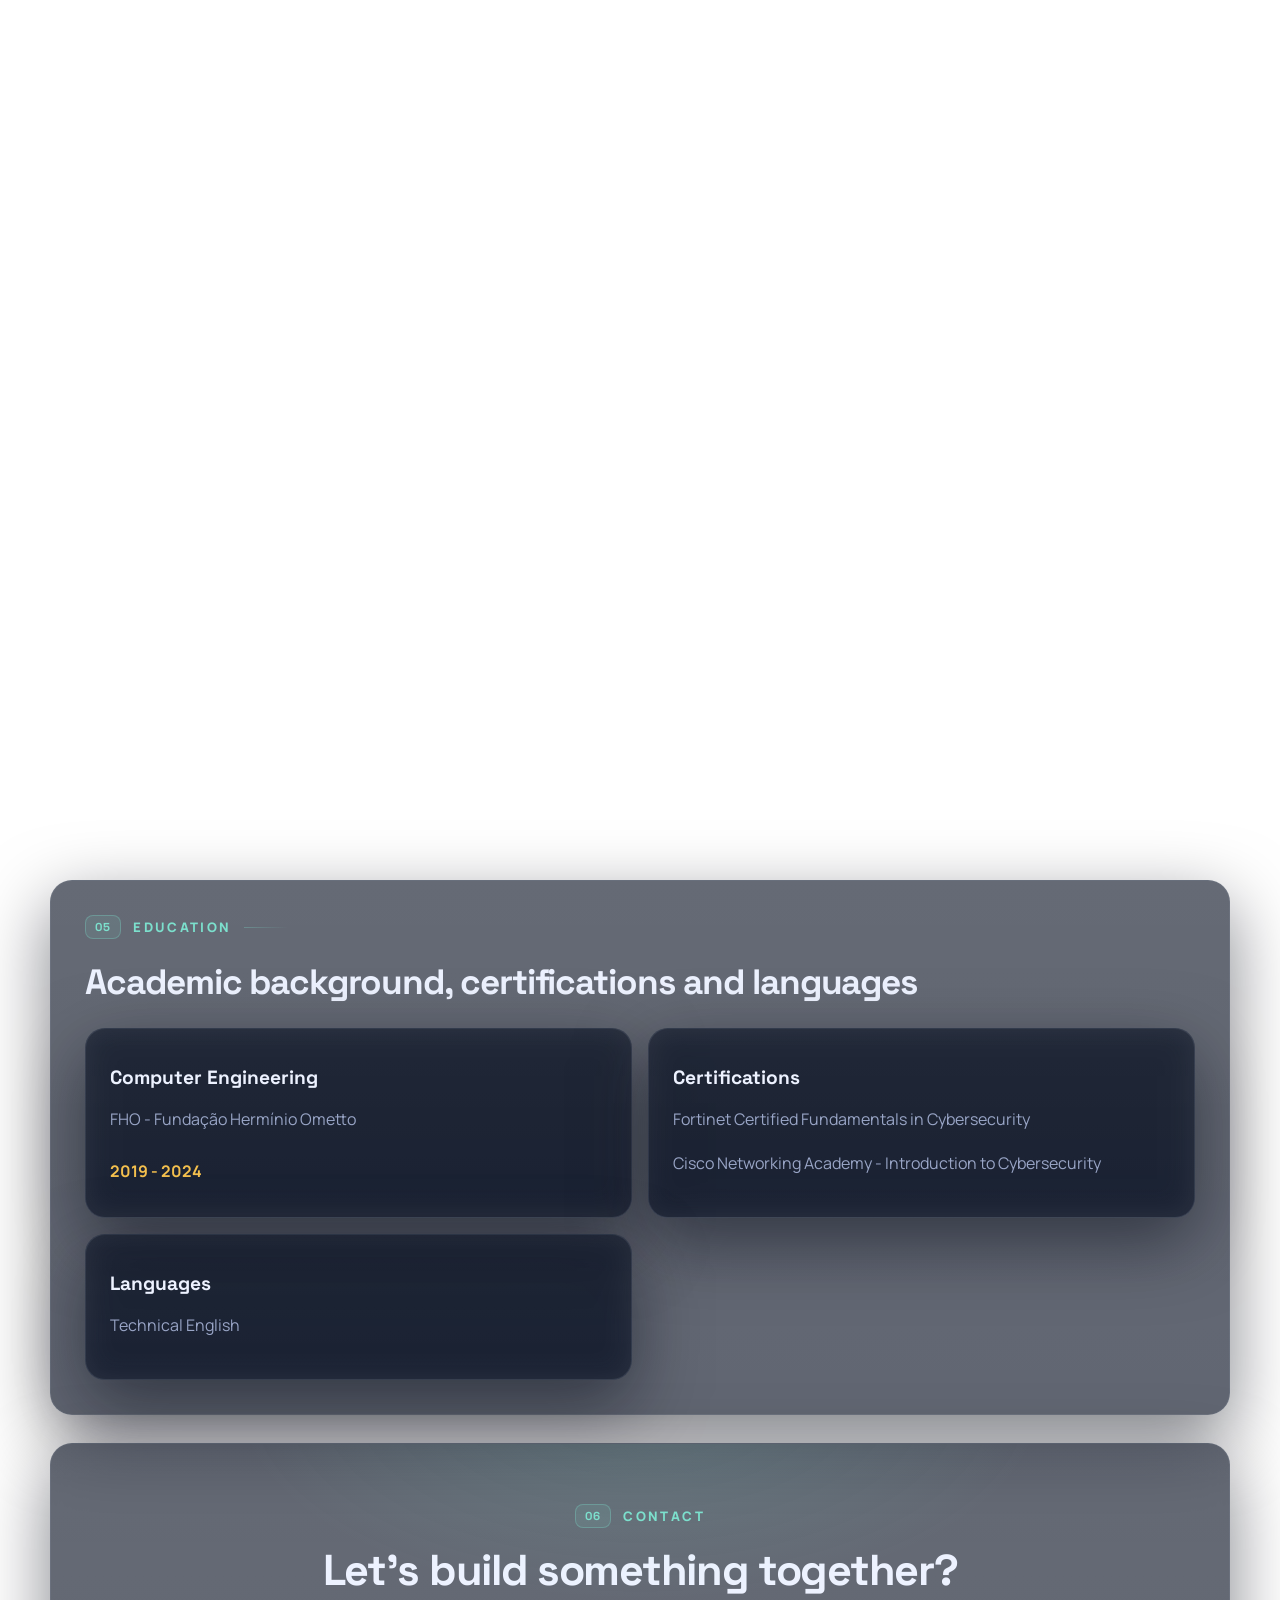
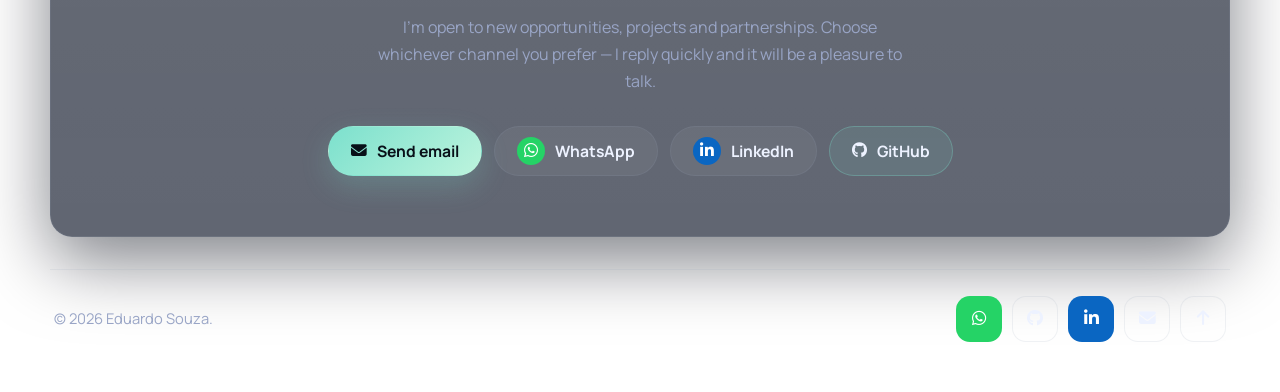
<file: en.html>
﻿<!DOCTYPE html>
<html lang="en">
<head>
  <meta charset="UTF-8" />
  <meta name="viewport" content="width=device-width, initial-scale=1.0" />
  <meta name="description" content="Professional portfolio of Eduardo Souza, Software Engineer focused on .NET, AWS, microservices and real-time products." />
  <title>Eduardo Souza | .NET Software Engineer</title>
  <meta name="theme-color" content="#060a13" />
  <link rel="canonical" href="https://eduardoazsouza.github.io/Portifolio/en.html" />
  <link rel="alternate" hreflang="pt-BR" href="https://eduardoazsouza.github.io/Portifolio/" />
  <link rel="alternate" hreflang="en" href="https://eduardoazsouza.github.io/Portifolio/en.html" />
  <link rel="alternate" hreflang="x-default" href="https://eduardoazsouza.github.io/Portifolio/" />
  <meta property="og:type" content="website" />
  <meta property="og:locale" content="en_US" />
  <meta property="og:locale:alternate" content="pt_BR" />
  <meta property="og:url" content="https://eduardoazsouza.github.io/Portifolio/en.html" />
  <meta property="og:title" content="Eduardo Souza | .NET Software Engineer" />
  <meta property="og:description" content="Mid-level .NET Software Engineer — microservices architecture, real-time AI integration and cloud (AWS, Docker, Kubernetes)." />
  <meta property="og:image" content="https://eduardoazsouza.github.io/Portifolio/images/og-image.jpg" />
  <meta property="og:image:width" content="1200" />
  <meta property="og:image:height" content="630" />
  <meta name="twitter:card" content="summary_large_image" />
  <meta name="twitter:title" content="Eduardo Souza | .NET Software Engineer" />
  <meta name="twitter:description" content="Mid-level .NET Software Engineer — microservices, real-time AI and cloud." />
  <meta name="twitter:image" content="https://eduardoazsouza.github.io/Portifolio/images/og-image.jpg" />
  <script type="application/ld+json">
  {
    "@context": "https://schema.org",
    "@type": "Person",
    "name": "Eduardo Azeni de Souza",
    "jobTitle": ".NET Software Engineer",
    "description": "Software Engineer focused on .NET, microservices architecture, AI integration and cloud.",
    "url": "https://eduardoazsouza.github.io/Portifolio/",
    "image": "https://eduardoazsouza.github.io/Portifolio/images/retrato.webp",
    "email": "mailto:eduardosouza_araras@hotmail.com",
    "address": {
      "@type": "PostalAddress",
      "addressLocality": "Araras",
      "addressRegion": "SP",
      "addressCountry": "BR"
    },
    "alumniOf": {
      "@type": "CollegeOrUniversity",
      "name": "FHO - Fundação Hermínio Ometto"
    },
    "knowsAbout": ["C#", ".NET", "Microservices", "AWS", "Docker", "Kubernetes", "Azure DevOps", "Vue.js", "Laravel", "RabbitMQ", "PostgreSQL"],
    "sameAs": [
      "https://github.com/EduardoAzSouza",
      "https://www.linkedin.com/in/eduardoazsouza/"
    ]
  }
  </script>
  <link rel="icon" href="data:image/svg+xml,%3Csvg xmlns='http://www.w3.org/2000/svg' viewBox='0 0 64 64'%3E%3Crect width='64' height='64' rx='14' fill='%230b1222'/%3E%3Ctext x='32' y='41' font-family='Arial, sans-serif' font-size='26' font-weight='bold' fill='%237ce0cd' text-anchor='middle'%3EES%3C/text%3E%3C/svg%3E" />
  <link rel="apple-touch-icon" href="images/apple-touch-icon.png" />
  <link rel="preconnect" href="https://fonts.googleapis.com" />
  <link rel="preconnect" href="https://fonts.gstatic.com" crossorigin />
  <link href="https://fonts.googleapis.com/css2?family=Manrope:wght@400;600;700;800&family=Space+Grotesk:wght@600;700&display=swap" rel="stylesheet" />
  <link rel="stylesheet" href="https://cdnjs.cloudflare.com/ajax/libs/font-awesome/6.5.2/css/all.min.css" crossorigin="anonymous" referrerpolicy="no-referrer" />
  <link rel="stylesheet" href="styles.css" />
  <script defer src="script.js"></script>
</head>
<body>
  <a class="skip-link" href="#conteudo">Skip to content</a>
  <div class="scroll-progress" aria-hidden="true"></div>
  <div class="page-shell" id="top">
    <header class="topbar">
      <div class="topbar-inner">
        <div class="brand" aria-label="Portfolio">
          <i class="fa-solid fa-briefcase brand-icon" aria-hidden="true"></i>
          Portfolio
        </div>
        <button class="menu-toggle" type="button" aria-label="Open menu" aria-expanded="false" aria-controls="main-nav" data-label-open="Open menu" data-label-close="Close menu">
          <i class="fa-solid fa-bars" aria-hidden="true"></i>
        </button>
        <nav class="nav" id="main-nav" aria-label="Main navigation">
          <a href="#apresentacao">Overview</a>
          <a href="#informacoes-tecnicas">Skills</a>
          <a href="#experiencia">Experience</a>
          <a href="#projetos">Projects</a>
          <a href="#formacao">Education</a>
          <a href="#contato">Contact</a>
          <a class="nav-lang" href="./" hreflang="pt-BR" lang="pt-BR">PT</a>
        </nav>
      </div>
    </header>

    <main id="conteudo">
      <section class="hero reveal" id="apresentacao">
        <div class="hero-copy">
          <span class="hero-badge"><span class="pulse-dot" aria-hidden="true"></span>Available for new projects</span>
          <p class="eyebrow"><span class="eyebrow-num">01</span>Overview</p>
          <h1>Eduardo <span class="gradient-text">Souza</span></h1>
          <h2>Mid-level .NET Software Engineer | Microservices Architecture | AI Integration & Cloud</h2>
          <p class="hero-text">
            I am a Computer Engineering graduate from FHO working as a Software Developer focused on the .NET ecosystem. My technical foundation was built on engineering,
            which gave me an analytical and structured approach to solving complex problems and building scalable applications.
          </p>
          <p class="hero-text">
            My hands-on deepening in software development came through an intensive program, where I consolidated structural and architectural knowledge under the guidance of
            senior developers. That foundation allowed me to quickly take ownership of critical systems, working directly on the creation and evolution of a robust ecosystem of 40+ .NET Core microservices.
          </p>
          <p class="hero-text">
            I have a systemic view of the application lifecycle. My experience ranges from database modeling and API building to CI/CD pipeline automation and
            container orchestration with Docker and Kubernetes. Most recently, I was the technical lead architecting and implementing an AI agent, structuring low-latency WebSocket communication and cloud infrastructure on AWS.
          </p>
          <p class="hero-text">
            Day to day, I value code quality and security, applying Clean Code, SOLID principles and automated testing. I work well in collaborative environments and under agile methodologies,
            always aiming to deliver solutions that ensure technical stability and real business value.
          </p>

          <div class="hero-actions">
            <a class="button primary" href="docs/Curriculo%20-%20Eduardo%20Azeni%20de%20Souza.pdf" target="_blank" rel="noreferrer">
              <i class="fa-solid fa-file-arrow-down btn-icon" aria-hidden="true"></i>
              View resume (PT-BR)
            </a>
            <a class="button ghost" href="docs/carta-recomendacao.pdf" target="_blank" rel="noreferrer">
              <i class="fa-solid fa-file-lines btn-icon" aria-hidden="true"></i>
              Recommendation letter (PT-BR)
            </a>
            <a class="button secondary linkedin" href="https://www.linkedin.com/in/eduardoazsouza/" target="_blank" rel="noreferrer">
              <i class="fa-brands fa-linkedin-in brand-icon" aria-hidden="true"></i>
              View LinkedIn profile
            </a>
            <a class="button ghost whatsapp" href="https://wa.me/5519984397865?text=Hi%2C%20I%20saw%20your%20portfolio%20and%20found%20your%20profile%20really%20interesting.%20How%20about%20we%20talk%3F" target="_blank" rel="noreferrer">
              <i class="fa-brands fa-whatsapp brand-icon" aria-hidden="true"></i>
              Get in touch
            </a>
          </div>

          <div class="hero-stats">
            <div class="stat">
              <strong>2+ years</strong>
              <span>of professional experience</span>
            </div>
            <div class="stat">
              <strong>40+</strong>
              <span>microservices in a distributed ecosystem</span>
            </div>
            <div class="stat">
              <strong>Cloud</strong>
              <span>AWS, Docker, CI/CD and production deploys</span>
            </div>
          </div>
        </div>

        <aside class="hero-card">
          <div class="portrait-frame">
            <img src="images/retrato.webp" alt="Portrait of Eduardo Souza" width="800" height="600" fetchpriority="high" />
          </div>
          <p class="card-kicker">Quick summary</p>
          <ul class="profile-list">
            <li>Araras, São Paulo, Brazil</li>
            <li>Technical English</li>
            <li>GitHub: EduardoAzSouza</li>
            <li>LinkedIn: /eduardoazsouza</li>
          </ul>
          <div class="badge-grid">
            <span>C#</span>
            <span>.NET Core</span>
            <span>Entity Framework</span>
            <span>Node.js</span>
            <span>Laravel</span>
            <span>WebSockets</span>
            <span>RESTful APIs</span>
            <span>JWT</span>
            <span>Keycloak</span>
            <span>Microservices</span>
            <span>LLMs</span>
            <span>Vue.js</span>
            <span>Nuxt</span>
            <span>React</span>
            <span>HTML</span>
            <span>CSS</span>
            <span>JavaScript</span>
            <span>PostgreSQL</span>
            <span>Redis</span>
            <span>RabbitMQ</span>
            <span>AWS</span>
            <span>Azure DevOps</span>
            <span>Docker</span>
            <span>Kubernetes</span>
            <span>Nginx</span>
            <span>CI/CD</span>
            <span>SonarQube</span>
            <span>Unit testing</span>
            <span>Clean Code</span>
            <span>SOLID</span>
            <span>Scrum</span>
            <span>Kanban</span>
            <span>Git</span>
          </div>
        </aside>
      </section>

      <section id="informacoes-tecnicas" class="section reveal">
        <div class="section-heading">
          <p class="eyebrow"><span class="eyebrow-num">02</span>Technical Information</p>
          <h3>Back-end, cloud and delivery quality</h3>
        </div>

        <div class="skills-grid">
          <article class="skill-card">
            <h4>Back-end & APIs</h4>
            <p>C#, .NET Core, Node.js, Laravel, Entity Framework, RESTful APIs, WebSockets, JWT and Keycloak.</p>
          </article>
          <article class="skill-card">
            <h4>Cloud & DevOps</h4>
            <p>AWS, Azure DevOps, Docker, Kubernetes, Nginx, CI/CD and deployment in distributed environments.</p>
          </article>
          <article class="skill-card">
            <h4>Data & Messaging</h4>
            <p>PostgreSQL, Redis, RabbitMQ, data modeling, query optimization and scalable persistence.</p>
          </article>
          <article class="skill-card">
            <h4>Quality & Processes</h4>
            <p>Clean Code, SOLID, SonarQube, unit and integration testing, Scrum, Kanban and code reviews.</p>
          </article>
        </div>
      </section>

      <section id="experiencia" class="section reveal">
        <div class="section-heading">
          <p class="eyebrow"><span class="eyebrow-num">03</span>Experience</p>
          <h3>Professional journey</h3>
        </div>

        <div class="timeline">
          <article class="timeline-item">
            <div class="timeline-top">
              <div class="company-mark">
                <img src="images/logo-overdrive.webp" alt="Overdrive Softwares e Consultoria logo" width="810" height="145" loading="lazy" />
              </div>
              <div class="timeline-branding">
                <div class="timeline-meta">
                  <span>Oct 2025 - Apr 2026</span>
                  <span><a href="https://overdrivesoft.com/" target="_blank" rel="noreferrer">Overdrive Softwares e Consultoria</a></span>
                </div>
                <p class="timeline-project">Client / project: Cursale</p>
              </div>
              <div class="project-mark project-mark--dark">
                <img src="images/logo-cursale.webp" alt="Cursale logo" width="564" height="144" loading="lazy" />
              </div>
            </div>
            <h4>Full Stack Developer</h4>
            <p>
              Architecture and implementation of a real-time AI agent supporting salespeople during calls.
              I built WebSocket communication, a Laravel backend, a Vue.js interface and infrastructure with Docker, Nginx and AWS.
            </p>
            <div class="badge-grid">
              <span>Laravel</span>
              <span>Vue.js</span>
              <span>Nuxt.js</span>
              <span>Node.js</span>
              <span>WebSockets</span>
              <span>AWS</span>
              <span>Docker</span>
              <span>Nginx</span>
              <span>LLMs</span>
            </div>
            <div class="timeline-visual">
              <img src="images/cursale-front.webp" alt="Cursale front-end interface screenshot" width="1440" height="683" loading="lazy" />
            </div>
          </article>

          <article class="timeline-item">
            <div class="timeline-top">
              <div class="company-mark">
                <img src="images/logo-overdrive.webp" alt="Overdrive Softwares e Consultoria logo" width="810" height="145" loading="lazy" />
              </div>
              <div class="timeline-branding">
                <div class="timeline-meta">
                  <span>Aug 2023 - Mar 2025</span>
                  <span><a href="https://overdrivesoft.com/" target="_blank" rel="noreferrer">Overdrive Softwares e Consultoria</a></span>
                </div>
                <p class="timeline-project">Client / project: Sol Agora</p>
              </div>
              <div class="project-mark">
                <img src="images/logo-sol-agora.webp" alt="Sol Agora logo" width="208" height="56" loading="lazy" />
              </div>
            </div>
            <h4>Backend Developer</h4>
            <p>
              Evolution of a corporate system, BFF for a fintech and APIs in an ecosystem with 40+ microservices.
              Working with .NET Core, Azure DevOps, Docker, Kubernetes, RabbitMQ and SonarQube, focusing on scalability and continuous delivery.
            </p>
            <p class="timeline-letter">
              <a href="docs/carta-recomendacao.pdf" target="_blank" rel="noreferrer">
                <i class="fa-solid fa-file-lines" aria-hidden="true"></i>
                Recommendation letter — Overdrive CTO (PDF, in PT-BR)
              </a>
            </p>
            <div class="badge-grid">
              <span>.NET</span>
              <span>Entity Framework</span>
              <span>Azure DevOps</span>
              <span>Docker</span>
              <span>Kubernetes</span>
              <span>RabbitMQ</span>
              <span>SonarQube</span>
              <span>CI/CD</span>
              <span>Unit testing</span>
              <span>Scrum</span>
            </div>
            <div class="timeline-visual">
              <img src="images/sol-agora-backend-diagram-en.webp" alt="Sol Agora back-end architecture diagram: flow from app and web to the fintech BFF, .NET Core REST APIs, RabbitMQ messaging, 40+ microservices on Kubernetes pods and PostgreSQL via Entity Framework, with quality gates (SonarQube, unit tests and code reviews), Azure DevOps CI/CD pipeline with build, tests and continuous deployment, and an infrastructure layer with Docker and Kubernetes" width="1440" height="760" loading="lazy" />
            </div>
          </article>

          <article class="timeline-item">
            <div class="timeline-top">
              <div class="company-mark">
                <img src="images/logo-overdrive.webp" alt="Overdrive Softwares e Consultoria logo" width="810" height="145" loading="lazy" />
              </div>
              <div class="timeline-branding">
                <div class="timeline-meta">
                  <span>Oct 2022 - Aug 2023</span>
                  <span><a href="https://overdrivesoft.com/" target="_blank" rel="noreferrer">Overdrive Softwares e Consultoria</a></span>
                </div>
                <p class="timeline-project">Client / project: Sol Agora</p>
              </div>
              <div class="project-mark">
                <img src="images/logo-sol-agora.webp" alt="Sol Agora logo" width="208" height="56" loading="lazy" />
              </div>
            </div>
            <h4>Full Stack Intern</h4>
            <p>
              Hands-on training in HTML, Git, C#/.NET and React, building three projects reviewed by senior developers.
              After the initial track, I worked on company projects with support from an experienced team.
            </p>
            <div class="badge-grid">
              <span>HTML</span>
              <span>CSS</span>
              <span>JavaScript</span>
              <span>Git</span>
              <span>C#</span>
              <span>.NET</span>
              <span>Entity Framework</span>
              <span>React</span>
              <span>Docker</span>
              <span>Kubernetes</span>
              <span>Azure DevOps</span>
              <span>Kanban</span>
            </div>
            <div class="timeline-visual">
              <img src="images/sol-agora-front.webp" alt="Sol Agora front-end interface screenshot" width="1440" height="683" loading="lazy" />
            </div>
          </article>
        </div>
      </section>

      <section id="projetos" class="section reveal">
        <div class="section-heading">
          <p class="eyebrow"><span class="eyebrow-num">04</span>Featured projects</p>
          <h3>Real products, from back-end to user experience</h3>
        </div>

        <p class="section-intro">
          Two products that show my scope of work: back-end architecture, real-time integrations
          and interfaces connecting business, users and infrastructure.
        </p>

        <div class="projects-grid">
          <article class="project-card">
            <div class="project-media">
              <img src="images/sol-agora-front.webp" alt="Sol Agora front-end interface screenshot" width="1440" height="683" loading="lazy" />
            </div>
            <div class="project-body">
              <span class="case-tag">Live platform</span>
              <h4>Sol Agora</h4>
              <p>
                Digital solar energy ecosystem powered by APIs, .NET Core microservices and continuous
                production operations with Docker, Kubernetes and Azure DevOps.
              </p>
              <p class="project-role">
                <strong>My role:</strong> back-end — evolving APIs, building a BFF for the fintech
                and maintaining business-critical microservices.
              </p>
              <div class="badge-grid">
                <span>.NET Core</span>
                <span>Azure DevOps</span>
                <span>Docker</span>
                <span>Kubernetes</span>
                <span>RabbitMQ</span>
              </div>
              <a class="button secondary project-link" href="https://solagora.com.br/" target="_blank" rel="noopener">
                Visit live site
                <i class="fa-solid fa-arrow-up-right-from-square" aria-hidden="true"></i>
              </a>
            </div>
          </article>

          <article class="project-card">
            <div class="project-media">
              <img src="images/cursale-front.webp" alt="Cursale front-end interface screenshot" width="1440" height="683" loading="lazy" />
            </div>
            <div class="project-body">
              <span class="case-tag">Real-time AI</span>
              <h4>Cursale</h4>
              <p>
                AI agent for real-time assistance during sales calls, with a Nuxt/Vue.js interface
                and WebSocket communication delivering instant insights to the operator.
              </p>
              <p class="project-role">
                <strong>My role:</strong> technical lead for architecture and implementation — Nuxt interface,
                real-time integration and AWS infrastructure. The product was discontinued by business decision;
                the full product-cycle experience stayed with me.
              </p>
              <div class="badge-grid">
                <span>Nuxt</span>
                <span>Vue.js</span>
                <span>WebSockets</span>
                <span>Laravel</span>
                <span>Node.js</span>
                <span>AWS</span>
              </div>
              <div class="project-gallery">
                <a class="gallery-item" href="images/cursale-capture-page.webp" target="_blank" rel="noopener" aria-label="Enlarge Cursale capture screen screenshot">
                  <img src="images/cursale-capture-page.webp" alt="Cursale capture screen" width="1440" height="683" loading="lazy" />
                </a>
                <a class="gallery-item tall" href="images/cursale-full-screenshot.webp" target="_blank" rel="noopener" aria-label="Enlarge full screenshot of the Cursale page">
                  <img src="images/cursale-full-screenshot.webp" alt="Full view of the Cursale page" width="800" height="3910" loading="lazy" />
                </a>
              </div>
            </div>
          </article>
        </div>
      </section>

      <!-- duplicate 'experiencia' section removed -->

      <section id="formacao" class="section reveal">
        <div class="section-heading">
          <p class="eyebrow"><span class="eyebrow-num">05</span>Education</p>
          <h3>Academic background, certifications and languages</h3>
        </div>

        <div class="education-grid">
          <article class="education-card">
            <h4>Computer Engineering</h4>
            <p>FHO - Fundação Hermínio Ometto</p>
            <span>2019 - 2024</span>
          </article>
          <article class="education-card">
            <h4>Certifications</h4>
            <p>Fortinet Certified Fundamentals in Cybersecurity</p>
            <p>Cisco Networking Academy - Introduction to Cybersecurity</p>
          </article>
          <article class="education-card">
            <h4>Languages</h4>
            <p>Technical English</p>
          </article>
        </div>
      </section>
      <section id="contato" class="section contact-cta reveal">
        <p class="eyebrow eyebrow-center"><span class="eyebrow-num">06</span>Contact</p>
        <h3>Let's build something together?</h3>
        <p class="contact-text">
          I'm open to new opportunities, projects and partnerships. Choose whichever channel you prefer —
          I reply quickly and it will be a pleasure to talk.
        </p>
        <div class="hero-actions contact-actions">
          <a class="button primary" href="mailto:eduardosouza_araras@hotmail.com">
            <i class="fa-solid fa-envelope btn-icon" aria-hidden="true"></i>
            Send email
          </a>
          <a class="button secondary whatsapp" href="https://wa.me/5519984397865?text=Hi%2C%20I%20saw%20your%20portfolio%20and%20found%20your%20profile%20really%20interesting.%20How%20about%20we%20talk%3F" target="_blank" rel="noreferrer">
            <i class="fa-brands fa-whatsapp brand-icon" aria-hidden="true"></i>
            WhatsApp
          </a>
          <a class="button secondary linkedin" href="https://www.linkedin.com/in/eduardoazsouza/" target="_blank" rel="noreferrer">
            <i class="fa-brands fa-linkedin-in brand-icon" aria-hidden="true"></i>
            LinkedIn
          </a>
          <a class="button ghost" href="https://github.com/EduardoAzSouza" target="_blank" rel="noreferrer">
            <i class="fa-brands fa-github btn-icon" aria-hidden="true"></i>
            GitHub
          </a>
        </div>
      </section>
    </main>

    <footer class="footer reveal">
      <div class="footer-bottom">
        <p class="footer-small">© <span id="year"></span> Eduardo Souza.</p>

          <div class="footer-actions" aria-label="Contact actions">
          <a class="footer-button whatsapp" href="https://wa.me/5519984397865?text=Hi%2C%20I%20saw%20your%20portfolio%20and%20found%20your%20profile%20really%20interesting.%20How%20about%20we%20talk%3F" target="_blank" rel="noreferrer" aria-label="Open WhatsApp">
            <i class="fa-brands fa-whatsapp" aria-hidden="true"></i>
            <span class="sr-only">WhatsApp</span>
          </a>
          <a class="footer-button" href="https://github.com/EduardoAzSouza" target="_blank" rel="noreferrer" aria-label="Open GitHub">
            <i class="fa-brands fa-github" aria-hidden="true"></i>
            <span class="sr-only">GitHub</span>
          </a>
          <a class="footer-button linkedin" href="https://www.linkedin.com/in/eduardoazsouza/" target="_blank" rel="noreferrer" aria-label="Open LinkedIn">
            <i class="fa-brands fa-linkedin-in" aria-hidden="true"></i>
            <span class="sr-only">LinkedIn</span>
          </a>
          <a class="footer-button" href="mailto:eduardosouza_araras@hotmail.com" target="_blank" rel="noreferrer" aria-label="Send email">
            <i class="fa-solid fa-envelope" aria-hidden="true"></i>
            <span class="sr-only">Email</span>
          </a>
          <a class="footer-button" href="#top" aria-label="Back to top">
            <i class="fa-solid fa-arrow-up" aria-hidden="true"></i>
            <span class="sr-only">Back to top</span>
          </a>
        </div>
      </div>
    </footer>
  </div>
</body>
</html>
</file>
<file: styles.css>
﻿/* ==========================================================
   Portfólio — Eduardo Souza
   Design system: dark glass, acento teal + âmbar
   ========================================================== */

:root {
  --bg: #060a13;
  --panel: rgba(13, 20, 38, 0.66);
  --panel-strong: rgba(15, 23, 42, 0.92);
  --panel-border: rgba(148, 163, 184, 0.14);
  --text: #edf2ff;
  --muted: #99a5c6;
  --accent: #7ce0cd;
  --accent-soft: rgba(124, 224, 205, 0.1);
  --accent-border: rgba(124, 224, 205, 0.3);
  --accent-2: #f4c04e;
  --accent-2-soft: rgba(244, 192, 78, 0.1);
  --accent-2-border: rgba(244, 192, 78, 0.28);
  --glow: rgba(124, 224, 205, 0.35);
  --shadow: 0 24px 70px rgba(2, 6, 18, 0.5);
  --shadow-hover: 0 32px 90px rgba(2, 6, 18, 0.62);
  --radius: 22px;
  --ease: cubic-bezier(0.22, 1, 0.36, 1);
}

* {
  box-sizing: border-box;
}

html {
  scroll-behavior: smooth;
}

html,
body {
  overflow-x: hidden;
}

body {
  margin: 0;
  min-height: 100vh;
  color: var(--text);
  font-family: "Manrope", sans-serif;
  background:
    radial-gradient(900px 520px at 8% -6%, rgba(124, 224, 205, 0.15), transparent 60%),
    radial-gradient(760px 480px at 96% 2%, rgba(244, 192, 78, 0.11), transparent 55%),
    radial-gradient(900px 700px at 50% 110%, rgba(79, 124, 224, 0.1), transparent 60%),
    linear-gradient(160deg, #050a14 0%, #060a13 55%, #0a1020 100%);
  background-attachment: fixed;
}

body::before {
  content: "";
  position: fixed;
  inset: 0;
  pointer-events: none;
  background-image:
    linear-gradient(rgba(255, 255, 255, 0.025) 1px, transparent 1px),
    linear-gradient(90deg, rgba(255, 255, 255, 0.025) 1px, transparent 1px);
  background-size: 52px 52px;
  mask-image: linear-gradient(to bottom, rgba(0, 0, 0, 0.8), transparent 85%);
}

::selection {
  background: rgba(124, 224, 205, 0.3);
  color: #ffffff;
}

::-webkit-scrollbar {
  width: 10px;
}

::-webkit-scrollbar-track {
  background: #05080f;
}

::-webkit-scrollbar-thumb {
  background: rgba(124, 224, 205, 0.22);
  border-radius: 8px;
  border: 2px solid #05080f;
}

::-webkit-scrollbar-thumb:hover {
  background: rgba(124, 224, 205, 0.4);
}

:focus-visible {
  outline: 2px solid var(--accent);
  outline-offset: 3px;
  border-radius: 6px;
}

a {
  color: inherit;
  text-decoration: none;
}

img {
  max-width: 100%;
  height: auto;
  display: block;
}

.page-shell {
  width: min(1180px, calc(100% - 40px));
  margin: 0 auto;
  padding: 112px 0 40px;
}

/* ---------- Barra de progresso de scroll ---------- */
.scroll-progress {
  position: fixed;
  top: 0;
  left: 0;
  z-index: 60;
  width: 0;
  height: 3px;
  background: linear-gradient(90deg, var(--accent), var(--accent-2));
  box-shadow: 0 0 12px var(--glow);
}

/* ---------- Topbar ---------- */
.topbar {
  position: fixed;
  top: 0;
  left: 0;
  right: 0;
  z-index: 50;
  width: 100vw;
  margin-left: calc(50% - 50vw);
  padding: 14px 0;
  backdrop-filter: blur(18px);
  -webkit-backdrop-filter: blur(18px);
  background: rgba(6, 10, 19, 0.55);
  border-bottom: 1px solid transparent;
  transition: background 300ms var(--ease), border-color 300ms var(--ease), box-shadow 300ms var(--ease);
}

.topbar.is-scrolled {
  background: rgba(6, 10, 19, 0.85);
  border-bottom-color: var(--panel-border);
  box-shadow: 0 12px 40px rgba(2, 6, 18, 0.45);
}

.topbar-inner {
  width: min(1180px, calc(100% - 40px));
  margin: 0 auto;
  display: flex;
  align-items: center;
  justify-content: space-between;
  gap: 20px;
}

.brand {
  display: inline-flex;
  align-items: center;
  gap: 10px;
  min-height: 44px;
  color: var(--accent);
  font-family: "Space Grotesk", sans-serif;
  font-size: 1.22rem;
  font-weight: 700;
  letter-spacing: 0.04em;
  white-space: nowrap;
}

.brand .brand-icon {
  display: inline-flex;
  align-items: center;
  justify-content: center;
  width: 34px;
  height: 34px;
  margin-right: 0;
  border-radius: 10px;
  background: var(--accent-soft);
  border: 1px solid var(--accent-border);
  color: var(--accent);
  font-size: 0.85em;
}

.nav {
  display: flex;
  align-items: center;
  gap: 4px;
  padding: 6px;
  border-radius: 999px;
  background: rgba(255, 255, 255, 0.04);
  border: 1px solid var(--panel-border);
  font-size: 0.95rem;
  font-weight: 600;
  color: var(--muted);
}

.nav a {
  padding: 8px 16px;
  border-radius: 999px;
  transition: background 200ms var(--ease), color 200ms var(--ease);
}

.nav a:hover,
.nav a:focus-visible {
  color: var(--text);
  background: rgba(255, 255, 255, 0.07);
}

.nav a.is-active {
  color: var(--accent);
  background: var(--accent-soft);
}

.nav a.nav-lang {
  color: var(--accent);
  border: 1px solid var(--accent-border);
}

.menu-toggle {
  display: none;
  align-items: center;
  justify-content: center;
  width: 42px;
  height: 42px;
  border: 1px solid var(--panel-border);
  border-radius: 14px;
  background: rgba(255, 255, 255, 0.04);
  color: var(--text);
  cursor: pointer;
  transition: background 200ms var(--ease), border-color 200ms var(--ease);
}

.menu-toggle:hover,
.menu-toggle:focus-visible {
  background: rgba(255, 255, 255, 0.08);
  border-color: var(--accent-border);
}

.menu-toggle i {
  font-size: 1.1rem;
  line-height: 1;
}

/* ---------- Hero ---------- */
.hero {
  display: grid;
  grid-template-columns: 1.35fr 0.9fr;
  gap: 28px;
  align-items: stretch;
  padding: 40px 0 8px;
}

.hero-copy,
.hero-card,
.section,
.footer {
  position: relative;
}

.hero-badge {
  display: inline-flex;
  align-items: center;
  gap: 10px;
  margin-bottom: 22px;
  padding: 8px 16px;
  border-radius: 999px;
  background: var(--accent-soft);
  border: 1px solid var(--accent-border);
  color: var(--accent);
  font-size: 0.85rem;
  font-weight: 700;
  letter-spacing: 0.03em;
}

.pulse-dot {
  width: 9px;
  height: 9px;
  border-radius: 50%;
  background: var(--accent);
  animation: pulse 2.2s infinite;
}

@keyframes pulse {
  0% {
    box-shadow: 0 0 0 0 rgba(124, 224, 205, 0.45);
  }
  70% {
    box-shadow: 0 0 0 10px rgba(124, 224, 205, 0);
  }
  100% {
    box-shadow: 0 0 0 0 rgba(124, 224, 205, 0);
  }
}

/* ---------- Tipografia ---------- */
.eyebrow {
  display: flex;
  align-items: center;
  gap: 12px;
  margin: 0 0 14px;
  color: var(--accent);
  text-transform: uppercase;
  letter-spacing: 0.18em;
  font-size: 0.82rem;
  font-weight: 800;
}

.eyebrow::after {
  content: "";
  width: 44px;
  height: 1px;
  background: linear-gradient(90deg, var(--accent-border), transparent);
}

.eyebrow-center {
  justify-content: center;
}

.eyebrow-center::after {
  display: none;
}

.eyebrow-num {
  font-family: "Space Grotesk", sans-serif;
  font-size: 0.72rem;
  letter-spacing: 0.1em;
  padding: 4px 9px;
  border-radius: 8px;
  background: var(--accent-soft);
  border: 1px solid var(--accent-border);
}

h1,
h2,
h3,
h4 {
  font-family: "Space Grotesk", sans-serif;
  margin: 0;
}

h1 {
  font-size: clamp(3rem, 7vw, 5.6rem);
  line-height: 0.95;
  letter-spacing: -0.045em;
}

.gradient-text {
  background: linear-gradient(115deg, var(--accent) 10%, #c8f7e4 45%, var(--accent-2) 95%);
  -webkit-background-clip: text;
  background-clip: text;
  color: transparent;
}

h2 {
  margin-top: 18px;
  font-size: clamp(1.02rem, 2vw, 1.26rem);
  color: #cfdaF5;
  line-height: 1.5;
  font-weight: 600;
  max-width: 56ch;
}

.hero-text,
.content-grid p,
.timeline-item p,
.skill-card p,
.case-card p,
.education-card p,
.contact-text,
.footer p {
  color: var(--muted);
  line-height: 1.7;
}

.hero-text {
  max-width: 62ch;
  margin: 18px 0 0;
  font-size: 1.03rem;
}

/* ---------- Botões ---------- */
.hero-actions {
  display: flex;
  flex-wrap: wrap;
  gap: 12px;
  margin-top: 30px;
}

.button {
  display: inline-flex;
  align-items: center;
  justify-content: center;
  min-height: 50px;
  padding: 0 22px;
  border-radius: 999px;
  border: 1px solid transparent;
  font-weight: 700;
  font-size: 0.98rem;
  transition: transform 220ms var(--ease), background 220ms var(--ease), border-color 220ms var(--ease), box-shadow 220ms var(--ease);
}

.button:hover,
.button:focus-visible {
  transform: translateY(-2px);
}

.button.primary {
  color: #081018;
  background: linear-gradient(135deg, var(--accent), #bdf4dd);
  box-shadow: 0 10px 28px rgba(124, 224, 205, 0.22);
}

.button.primary:hover,
.button.primary:focus-visible {
  box-shadow: 0 14px 36px rgba(124, 224, 205, 0.34);
}

.button.secondary {
  color: var(--text);
  background: rgba(255, 255, 255, 0.05);
  border-color: var(--panel-border);
}

.button.secondary:hover,
.button.secondary:focus-visible {
  background: rgba(255, 255, 255, 0.09);
  border-color: rgba(255, 255, 255, 0.2);
}

.button.ghost {
  color: var(--text);
  border-color: var(--accent-border);
  background: var(--accent-soft);
}

.button.ghost:hover,
.button.ghost:focus-visible {
  background: rgba(124, 224, 205, 0.16);
}

.btn-icon {
  margin-right: 10px;
}

.brand-icon {
  display: inline-flex;
  align-items: center;
  justify-content: center;
  width: 28px;
  height: 28px;
  border-radius: 50%;
  color: #fff;
  margin-right: 10px;
  flex-shrink: 0;
}

.button.linkedin .brand-icon {
  background: #0a66c2;
}

.button.whatsapp .brand-icon {
  background: #25d366;
}

/* ---------- Estatísticas do hero ---------- */
.hero-stats {
  display: grid;
  grid-template-columns: repeat(3, minmax(0, 1fr));
  gap: 14px;
  margin-top: 34px;
}

.stat {
  padding: 18px;
  border-radius: 18px;
  background: rgba(255, 255, 255, 0.035);
  border: 1px solid var(--panel-border);
  transition: transform 250ms var(--ease), border-color 250ms var(--ease);
}

.stat:hover {
  transform: translateY(-3px);
  border-color: var(--accent-border);
}

.stat strong {
  display: block;
  margin-bottom: 8px;
  font-family: "Space Grotesk", sans-serif;
  font-size: 1.15rem;
  color: var(--accent);
}

.stat span {
  color: var(--muted);
  font-size: 0.92rem;
  line-height: 1.5;
}


/* ---------- Painéis base ---------- */
.hero-card,
.skill-card,
.case-card,
.project-card,
.education-card,
.timeline-item,
.section {
  background: linear-gradient(180deg, rgba(255, 255, 255, 0.035), rgba(255, 255, 255, 0.012)), var(--panel);
  border: 1px solid var(--panel-border);
  box-shadow: var(--shadow);
  backdrop-filter: blur(16px);
  -webkit-backdrop-filter: blur(16px);
}

/* ---------- Card lateral do hero ---------- */
.hero-card {
  overflow: hidden;
  padding: 28px;
  border-radius: var(--radius);
}

.portrait-frame {
  width: 100%;
  aspect-ratio: 4 / 5;
  margin-bottom: 20px;
  padding: 10px;
  border-radius: 22px;
  background: rgba(255, 255, 255, 0.05);
  border: 1px solid rgba(255, 255, 255, 0.09);
}

.portrait-frame img {
  width: 100%;
  height: 100%;
  display: block;
  object-fit: cover;
  object-position: center top;
  border-radius: 16px;
}

.card-kicker {
  margin: 0 0 16px;
  color: #dbe4ff;
  font-family: "Space Grotesk", sans-serif;
  font-size: 1.15rem;
  font-weight: 700;
}

.profile-list {
  list-style: none;
  padding: 0;
  margin: 0;
  display: grid;
  gap: 10px;
  color: var(--muted);
}

.profile-list li {
  display: flex;
  align-items: center;
  gap: 10px;
  padding: 11px 14px;
  border-radius: 14px;
  background: rgba(255, 255, 255, 0.035);
  border: 1px solid transparent;
  transition: border-color 200ms var(--ease);
}

.profile-list li:hover {
  border-color: var(--accent-border);
}

.profile-list li::before {
  content: "";
  flex: 0 0 auto;
  width: 7px;
  height: 7px;
  border-radius: 50%;
  background: var(--accent);
  box-shadow: 0 0 8px var(--glow);
}

/* ---------- Badges ---------- */
.badge-grid {
  display: flex;
  flex-wrap: wrap;
  gap: 8px;
  margin-top: 20px;
}

.badge-grid span,
.case-tag {
  display: inline-flex;
  align-items: center;
  padding: 6px 12px;
  border-radius: 999px;
  background: var(--accent-soft);
  border: 1px solid rgba(124, 224, 205, 0.2);
  color: #c9f5ea;
  font-size: 0.82rem;
  font-weight: 600;
  letter-spacing: 0.02em;
  transition: background 200ms var(--ease), border-color 200ms var(--ease), transform 200ms var(--ease);
}

.badge-grid span:hover {
  background: rgba(124, 224, 205, 0.16);
  border-color: var(--accent-border);
  transform: translateY(-1px);
}

.case-tag {
  margin-bottom: 14px;
  background: var(--accent-2-soft);
  border-color: var(--accent-2-border);
  color: #ffe7b0;
  text-transform: uppercase;
  letter-spacing: 0.1em;
  font-size: 0.72rem;
  font-weight: 800;
}

/* ---------- Seções ---------- */
.section {
  margin-top: 28px;
  padding: 34px;
  border-radius: var(--radius);
  scroll-margin-top: 96px;
}

.section-heading {
  display: grid;
  gap: 6px;
  margin-bottom: 24px;
}

.section-heading h3 {
  font-size: clamp(1.5rem, 3vw, 2.2rem);
  letter-spacing: -0.03em;
}

.content-grid {
  display: grid;
  grid-template-columns: repeat(2, minmax(0, 1fr));
  gap: 18px;
}

.content-grid p {
  margin: 0;
}

/* ---------- Cards com hover elevado ---------- */
.skill-card,
.case-card,
.education-card {
  position: relative;
  overflow: hidden;
  padding: 24px;
  border-radius: 20px;
  transition: transform 300ms var(--ease), border-color 300ms var(--ease), box-shadow 300ms var(--ease);
}

.skill-card::after,
.case-card::after,
.education-card::after {
  content: "";
  position: absolute;
  top: 0;
  left: 0;
  right: 0;
  height: 2px;
  background: linear-gradient(90deg, transparent, var(--accent), transparent);
  opacity: 0;
  transition: opacity 350ms var(--ease);
}

.skill-card:hover,
.case-card:hover,
.education-card:hover {
  transform: translateY(-5px);
  border-color: var(--accent-border);
  box-shadow: var(--shadow-hover);
}

.skill-card:hover::after,
.case-card:hover::after,
.education-card:hover::after {
  opacity: 1;
}

.timeline-item h4,
.skill-card h4,
.case-card h4,
.education-card h4 {
  margin: 12px 0 10px;
  font-size: 1.2rem;
}

.skills-grid,
.case-grid,
.education-grid {
  display: grid;
  grid-template-columns: repeat(2, minmax(0, 1fr));
  gap: 16px;
}

.case-grid {
  grid-template-columns: repeat(3, minmax(0, 1fr));
}

/* ---------- Projetos em destaque ---------- */
.section-intro {
  max-width: 72ch;
  margin: 0 0 22px;
}

.projects-grid {
  display: grid;
  grid-template-columns: repeat(2, minmax(0, 1fr));
  gap: 20px;
}

.project-card {
  position: relative;
  overflow: hidden;
  border-radius: 20px;
  display: flex;
  flex-direction: column;
  transition: transform 300ms var(--ease), border-color 300ms var(--ease), box-shadow 300ms var(--ease);
}

.project-card::after {
  content: "";
  position: absolute;
  top: 0;
  left: 0;
  right: 0;
  height: 2px;
  background: linear-gradient(90deg, transparent, var(--accent), transparent);
  opacity: 0;
  transition: opacity 350ms var(--ease);
}

.project-card:hover {
  transform: translateY(-5px);
  border-color: var(--accent-border);
  box-shadow: var(--shadow-hover);
}

.project-card:hover::after {
  opacity: 1;
}

.project-media {
  overflow: hidden;
  border-bottom: 1px solid var(--panel-border);
}

.project-media img {
  display: block;
  width: 100%;
  aspect-ratio: 16 / 8;
  object-fit: cover;
  object-position: top;
  transition: transform 600ms var(--ease);
}

.project-card:hover .project-media img {
  transform: scale(1.03);
}

.project-body {
  flex: 1;
  display: flex;
  flex-direction: column;
  gap: 12px;
  padding: 24px;
}

.project-body h4 {
  margin: 0;
  font-size: 1.3rem;
}

.project-body p {
  margin: 0;
}

.project-role {
  font-size: 0.94rem;
}

.project-role strong {
  color: var(--accent-2);
}

.project-gallery {
  display: grid;
  grid-template-columns: 1fr 1fr;
  gap: 10px;
}

.gallery-item {
  display: block;
  height: 110px;
  overflow: hidden;
  border-radius: 12px;
  border: 1px solid var(--panel-border);
}

.gallery-item img {
  width: 100%;
  height: 100%;
  object-fit: cover;
  object-position: top;
  transition: transform 600ms var(--ease), object-position 2.5s var(--ease);
}

.gallery-item:not(.tall):hover img {
  transform: scale(1.05);
}

.gallery-item.tall:hover img {
  object-position: bottom;
}

.project-link {
  align-self: flex-start;
  margin-top: auto;
}

.education-card span {
  display: inline-block;
  margin-top: 10px;
  color: var(--accent-2);
  font-weight: 700;
}


/* ---------- Timeline de experiência ---------- */
.timeline {
  position: relative;
  display: grid;
  gap: 22px;
  padding-left: 30px;
}

.timeline::before {
  content: "";
  position: absolute;
  left: 7px;
  top: 16px;
  bottom: 16px;
  width: 2px;
  border-radius: 2px;
  background: linear-gradient(180deg, var(--accent), var(--accent-2));
  opacity: 0.4;
}

.timeline-item {
  position: relative;
  padding: 24px;
  border-radius: 20px;
  transition: transform 300ms var(--ease), border-color 300ms var(--ease), box-shadow 300ms var(--ease);
}

.timeline-item::before {
  content: "";
  position: absolute;
  left: -30px;
  top: 36px;
  width: 12px;
  height: 12px;
  border-radius: 50%;
  background: var(--bg);
  border: 2px solid var(--accent);
  box-shadow: 0 0 0 4px rgba(124, 224, 205, 0.12), 0 0 14px var(--glow);
}

.timeline-item:hover {
  transform: translateY(-4px);
  border-color: var(--accent-border);
  box-shadow: var(--shadow-hover);
}

.timeline-top {
  display: flex;
  align-items: center;
  gap: 16px;
  flex-wrap: nowrap;
}

.company-mark,
.project-mark {
  flex: 0 0 auto;
  width: auto;
  min-width: 108px;
  max-width: 184px;
  height: 62px;
  display: grid;
  place-items: center;
  padding: 10px 16px;
  border-radius: 16px;
  background: rgba(255, 255, 255, 0.94);
  border: 1px solid rgba(255, 255, 255, 0.14);
  box-shadow: 0 8px 24px rgba(2, 6, 18, 0.35);
}

.project-mark {
  margin-left: auto;
}

.project-mark--dark {
  background: rgba(36, 48, 72, 0.98);
  border: 1px solid rgba(148, 163, 184, 0.45);
}

.company-mark img,
.project-mark img {
  width: 100%;
  height: 100%;
  object-fit: contain;
}

.timeline-branding {
  flex: 1 1 auto;
  min-width: 0;
}

.timeline-meta a {
  color: inherit;
  text-decoration: none;
}

.timeline-meta a:hover {
  color: var(--accent);
  text-decoration: underline;
}

.timeline-letter {
  margin-top: 12px;
  font-size: 0.9rem;
}

.timeline-letter a {
  display: inline-flex;
  align-items: center;
  gap: 8px;
  color: var(--accent);
  text-decoration: none;
}

.timeline-letter a:hover {
  text-decoration: underline;
}

.timeline-meta {
  display: flex;
  flex-wrap: wrap;
  gap: 12px;
  color: var(--accent-2);
  font-size: 0.88rem;
  font-weight: 700;
}

.timeline-project {
  margin: 8px 0 0;
  color: #dbe4ff;
  font-size: 0.95rem;
  font-weight: 700;
}

.timeline-visual {
  margin-top: 18px;
  padding: 8px;
  border-radius: 18px;
  background: rgba(255, 255, 255, 0.04);
  border: 1px solid rgba(255, 255, 255, 0.07);
  overflow: hidden;
}

.timeline-visual img {
  width: 100%;
  display: block;
  border-radius: 12px;
  transition: transform 500ms var(--ease);
}

.timeline-visual:hover img {
  transform: scale(1.015);
}

/* ---------- CTA de contato ---------- */
.contact-cta {
  overflow: hidden;
  text-align: center;
  padding: 60px 28px;
}

.contact-cta::before {
  content: "";
  position: absolute;
  inset: 0;
  pointer-events: none;
  background: radial-gradient(620px 300px at 50% -10%, rgba(124, 224, 205, 0.14), transparent 65%);
}

.contact-cta h3 {
  font-size: clamp(1.8rem, 4vw, 2.7rem);
  letter-spacing: -0.03em;
}

.contact-text {
  max-width: 54ch;
  margin: 16px auto 0;
}

.contact-actions {
  justify-content: center;
}

/* ---------- Footer ---------- */
.footer {
  margin-top: 32px;
  padding: 26px 0 10px;
  border-top: 1px solid var(--panel-border);
}

.footer-bottom {
  display: flex;
  align-items: center;
  justify-content: space-between;
  gap: 16px;
  padding: 0 4px;
}

.footer-actions {
  display: flex;
  flex-wrap: wrap;
  justify-content: flex-end;
  gap: 10px;
}

.footer-button {
  display: inline-flex;
  align-items: center;
  justify-content: center;
  width: 46px;
  height: 46px;
  border-radius: 14px;
  background: rgba(255, 255, 255, 0.04);
  border: 1px solid var(--panel-border);
  color: var(--text);
  font-size: 1.05rem;
  transition: transform 200ms var(--ease), background 200ms var(--ease), border-color 200ms var(--ease), box-shadow 200ms var(--ease);
}

.footer-button:hover,
.footer-button:focus-visible {
  transform: translateY(-3px);
  background: rgba(255, 255, 255, 0.08);
  border-color: var(--accent-border);
  box-shadow: 0 10px 26px rgba(2, 6, 18, 0.4);
}

.footer-button.linkedin {
  background: #0a66c2;
  border-color: transparent;
  color: #fff;
}

.footer-button.whatsapp {
  background: #25d366;
  border-color: transparent;
  color: #fff;
}

.footer-button.linkedin:hover,
.footer-button.whatsapp:hover {
  filter: brightness(1.08);
}

.footer-button i {
  line-height: 1;
}

.footer-small {
  margin: 0;
  color: var(--muted);
  font-size: 0.92rem;
}

.sr-only {
  position: absolute;
  width: 1px;
  height: 1px;
  padding: 0;
  margin: -1px;
  overflow: hidden;
  clip: rect(0, 0, 0, 0);
  white-space: nowrap;
  border: 0;
}

.skip-link {
  position: absolute;
  top: -120%;
  left: 16px;
  z-index: 1000;
  padding: 10px 20px;
  border-radius: 999px;
  background: var(--accent);
  color: #06231f;
  font-weight: 700;
  text-decoration: none;
  transition: top 0.2s var(--ease);
}

.skip-link:focus-visible {
  top: 12px;
}


/* ---------- Animações de entrada ---------- */
.reveal {
  opacity: 0;
  transform: translateY(24px);
  filter: blur(8px);
  transition: opacity 700ms var(--ease), transform 700ms var(--ease), filter 700ms var(--ease);
}

.reveal.is-visible {
  opacity: 1;
  transform: translateY(0);
  filter: blur(0);
}

@keyframes card-in {
  from {
    opacity: 0;
    transform: translateY(18px);
  }
  to {
    opacity: 1;
    transform: translateY(0);
  }
}

.reveal.is-visible :is(.skills-grid, .case-grid, .projects-grid, .education-grid, .timeline, .hero-stats) > * {
  animation: card-in 550ms var(--ease) both;
}

.reveal.is-visible :is(.skills-grid, .case-grid, .projects-grid, .education-grid, .timeline, .hero-stats) > *:nth-child(2) {
  animation-delay: 70ms;
}

.reveal.is-visible :is(.skills-grid, .case-grid, .projects-grid, .education-grid, .timeline, .hero-stats) > *:nth-child(3) {
  animation-delay: 140ms;
}

.reveal.is-visible :is(.skills-grid, .case-grid, .projects-grid, .education-grid, .timeline, .hero-stats) > *:nth-child(4) {
  animation-delay: 210ms;
}

.reveal.is-visible :is(.skills-grid, .case-grid, .projects-grid, .education-grid, .timeline, .hero-stats) > *:nth-child(5) {
  animation-delay: 280ms;
}

@media (prefers-reduced-motion: reduce) {
  html {
    scroll-behavior: auto;
  }

  *,
  *::before,
  *::after {
    animation-duration: 0.01ms !important;
    animation-iteration-count: 1 !important;
    transition-duration: 0.01ms !important;
  }

  .reveal {
    opacity: 1;
    transform: none;
    filter: none;
  }
}

/* ---------- Responsivo ---------- */
@media (max-width: 960px) {
  .hero,
  .content-grid,
  .skills-grid,
  .case-grid,
  .projects-grid,
  .education-grid,
  .hero-stats {
    grid-template-columns: 1fr;
  }

  .hero {
    padding-top: 24px;
  }

  .topbar {
    padding: 10px 0;
  }

  .menu-toggle {
    display: inline-flex;
  }

  .nav {
    display: none;
    position: absolute;
    top: calc(100% + 8px);
    left: 20px;
    right: 20px;
    flex-direction: column;
    align-items: stretch;
    gap: 4px;
    padding: 10px;
    border-radius: 18px;
    background: var(--panel-strong);
    box-shadow: var(--shadow);
  }

  .nav.is-open {
    display: flex;
  }

  .nav a {
    width: 100%;
    padding: 12px 14px;
    border-radius: 12px;
  }

  .timeline {
    padding-left: 24px;
  }

  .timeline-item::before {
    left: -24px;
  }

  .timeline-top {
    flex-wrap: wrap;
  }

  .project-mark {
    margin-left: 0;
  }

  .footer-bottom {
    flex-direction: column;
    align-items: flex-start;
  }

  .footer-actions {
    justify-content: flex-start;
  }
}

@media (max-width: 640px) {
  .page-shell {
    width: min(100% - 24px, 1180px);
    padding-top: 96px;
  }

  .topbar-inner {
    width: min(100% - 24px, 1180px);
    gap: 10px;
  }

  .brand {
    font-size: 1.05rem;
  }

  .section {
    padding: 22px;
  }

  .hero-card {
    padding: 20px;
  }

  .hero-actions {
    flex-direction: column;
  }

  .button {
    width: 100%;
  }

  .company-mark,
  .project-mark {
    min-width: 84px;
    max-width: 130px;
    height: 48px;
    padding: 9px 13px;
    border-radius: 13px;
  }

  .contact-cta {
    padding: 40px 20px;
  }
}
</file>
